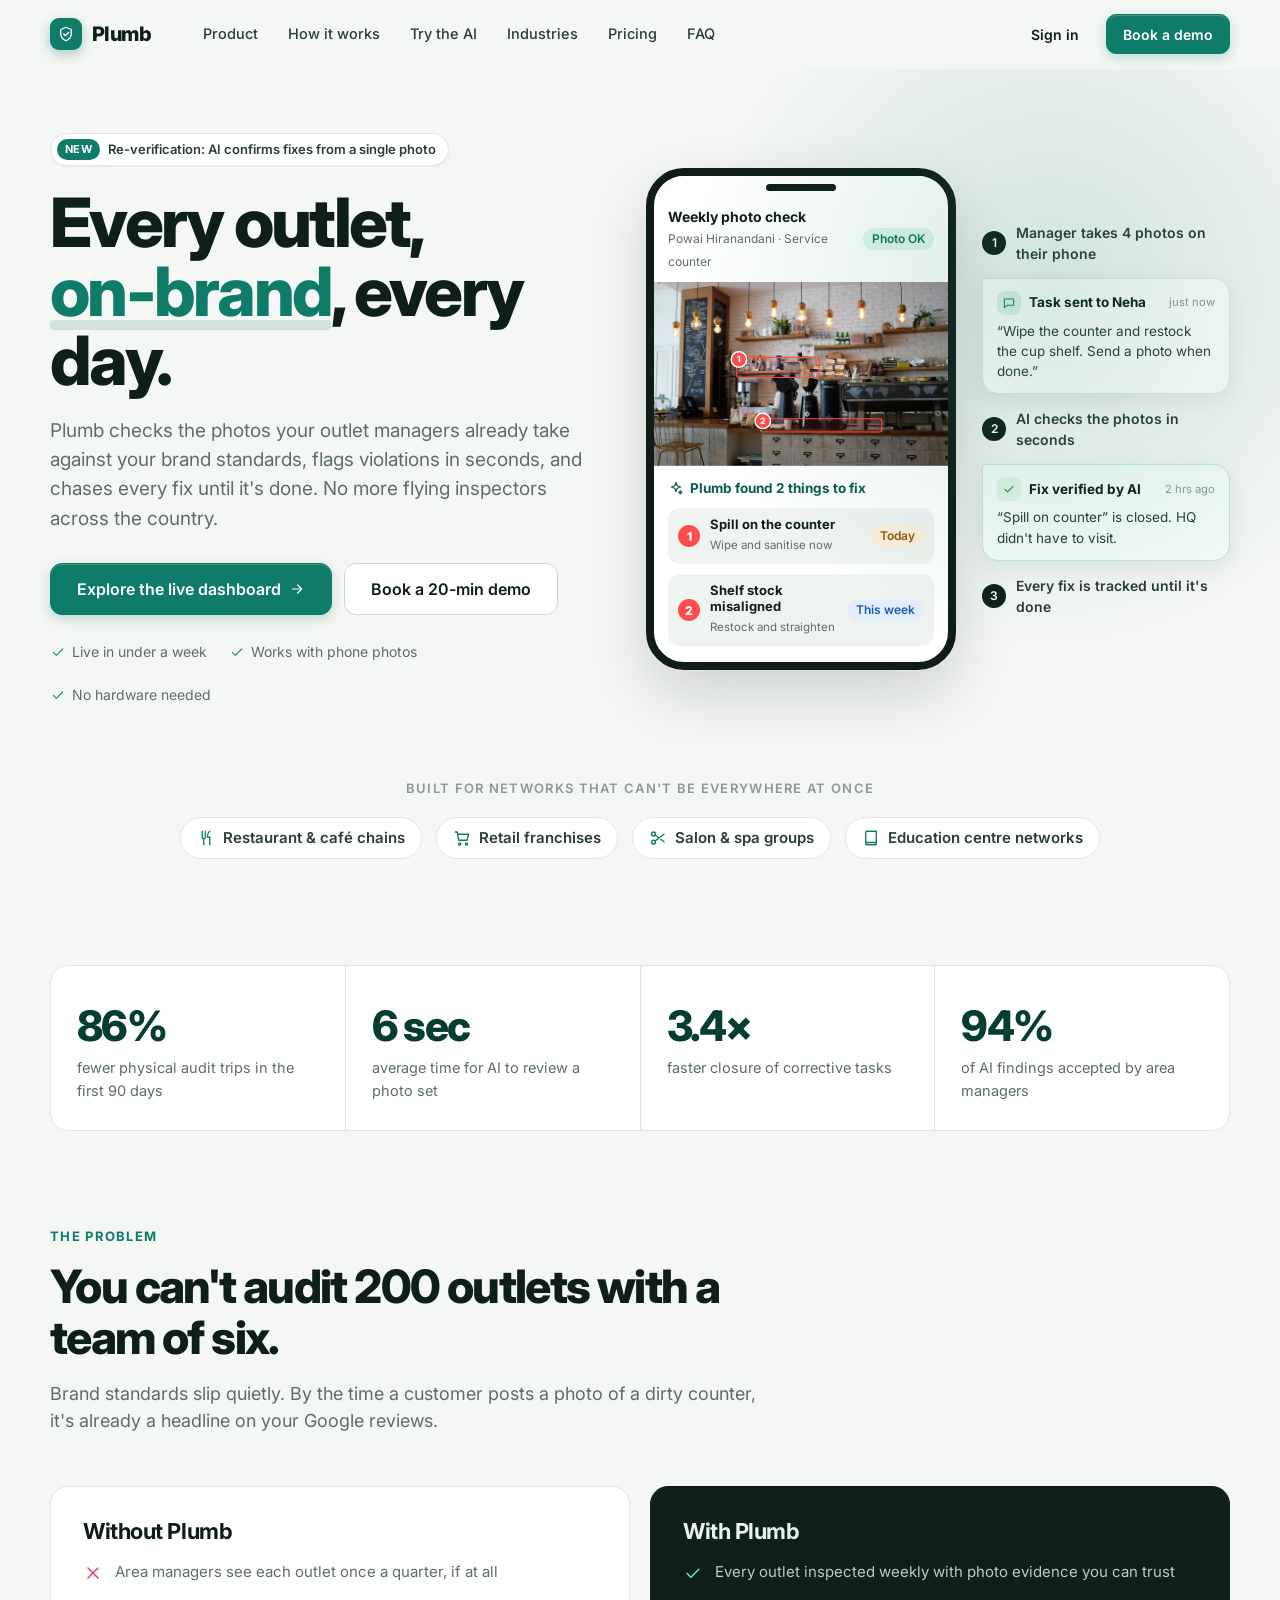
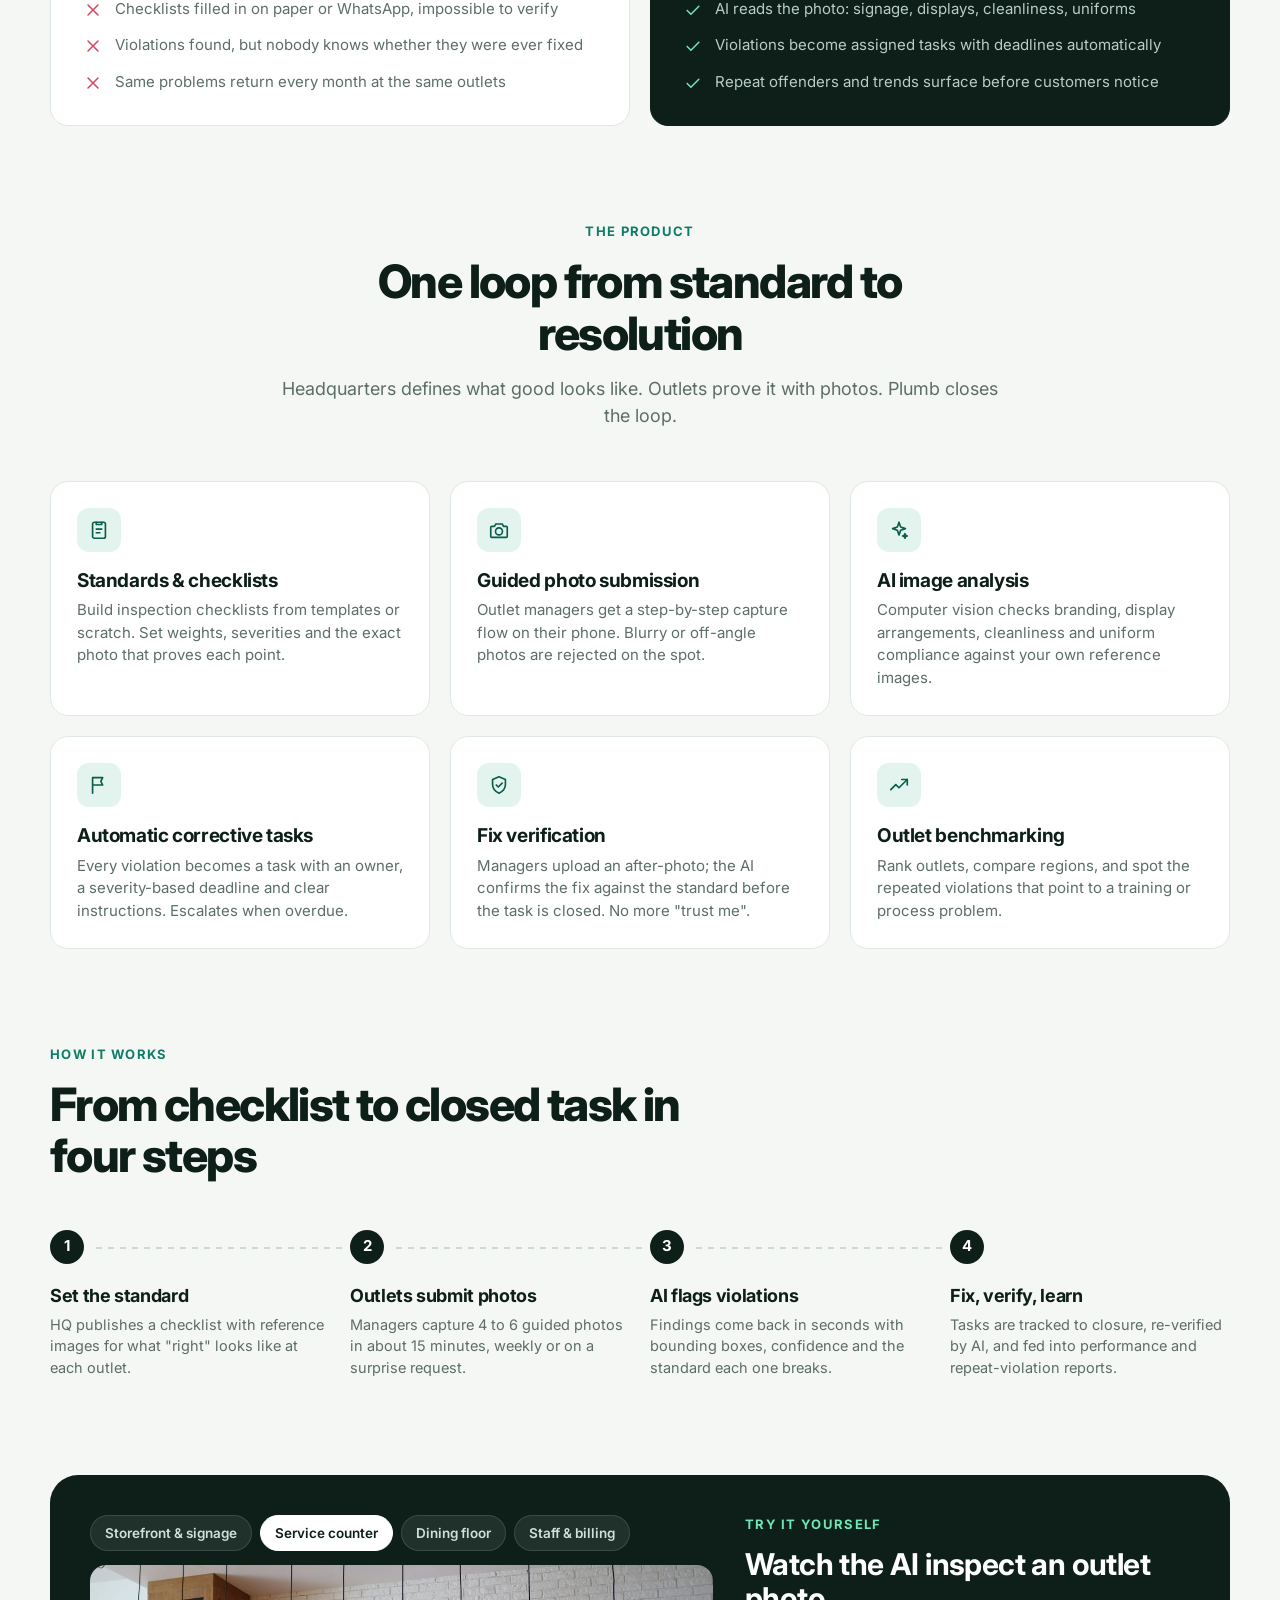
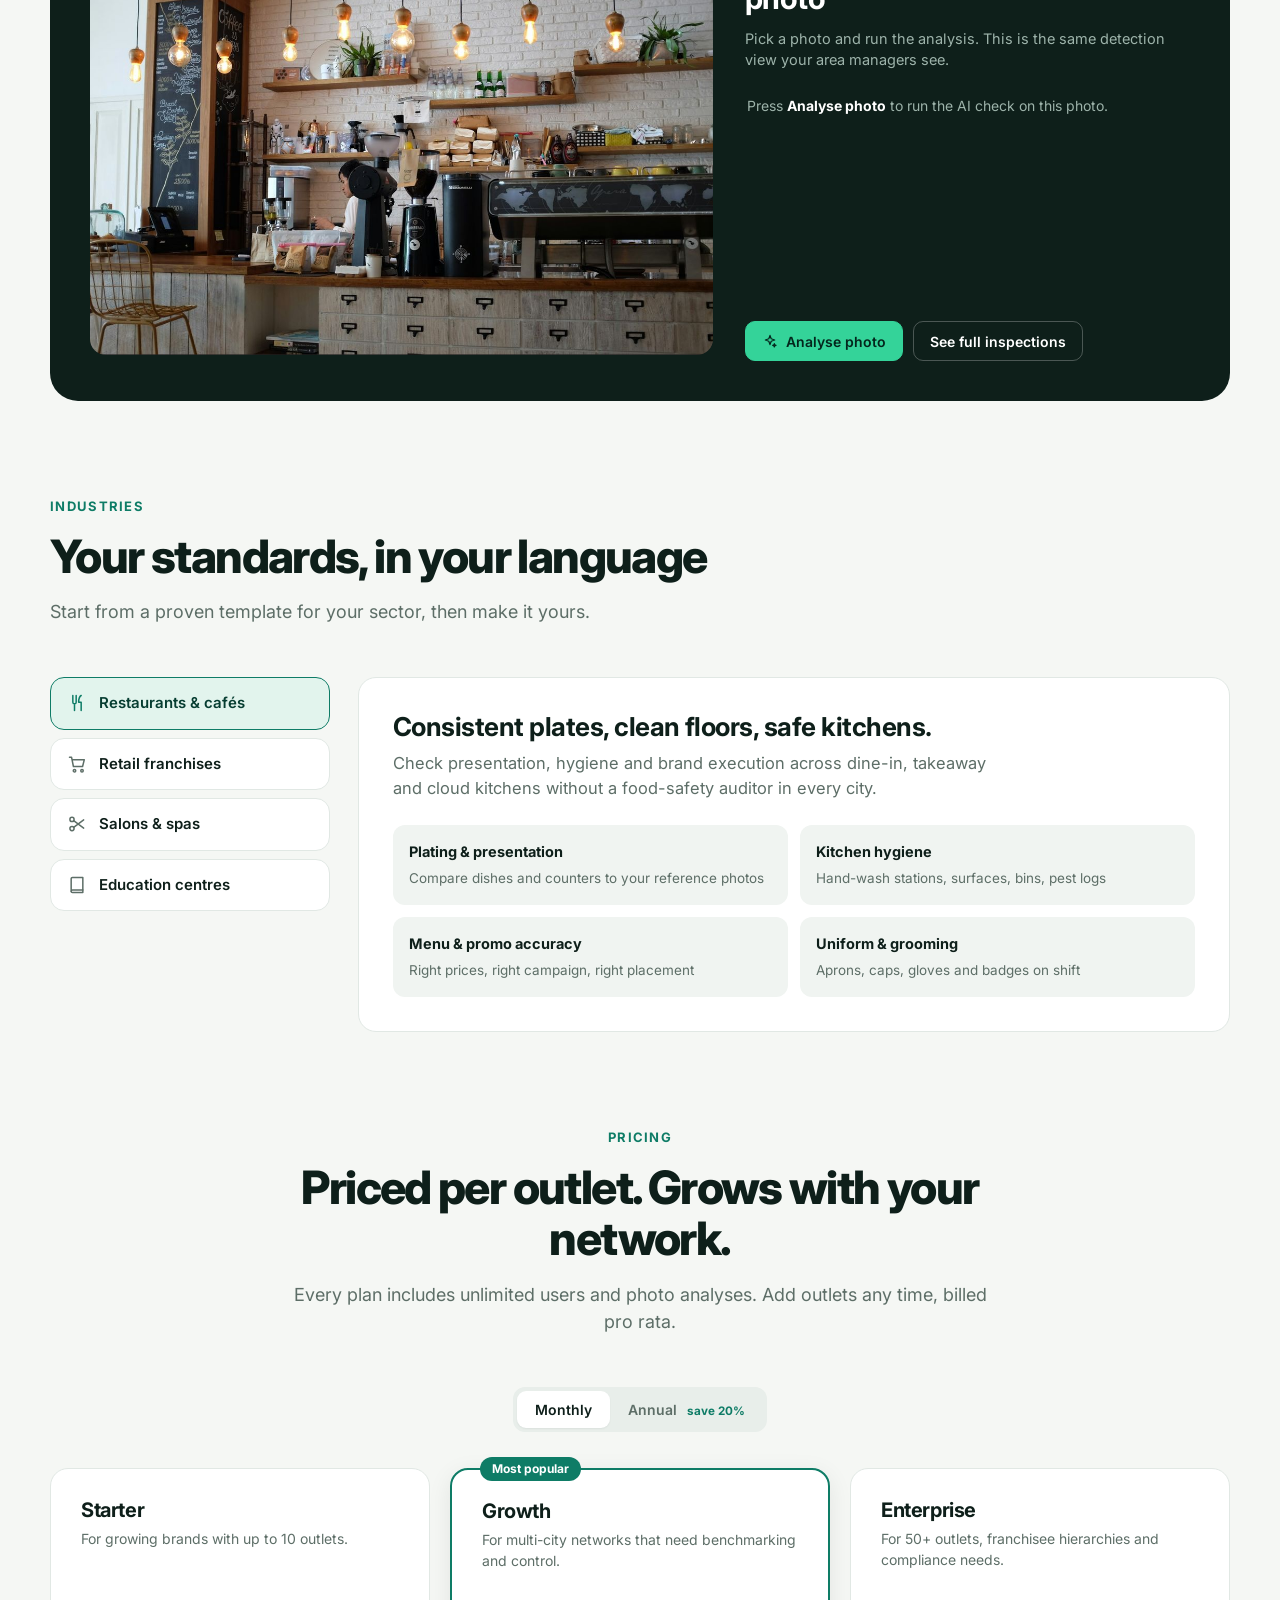
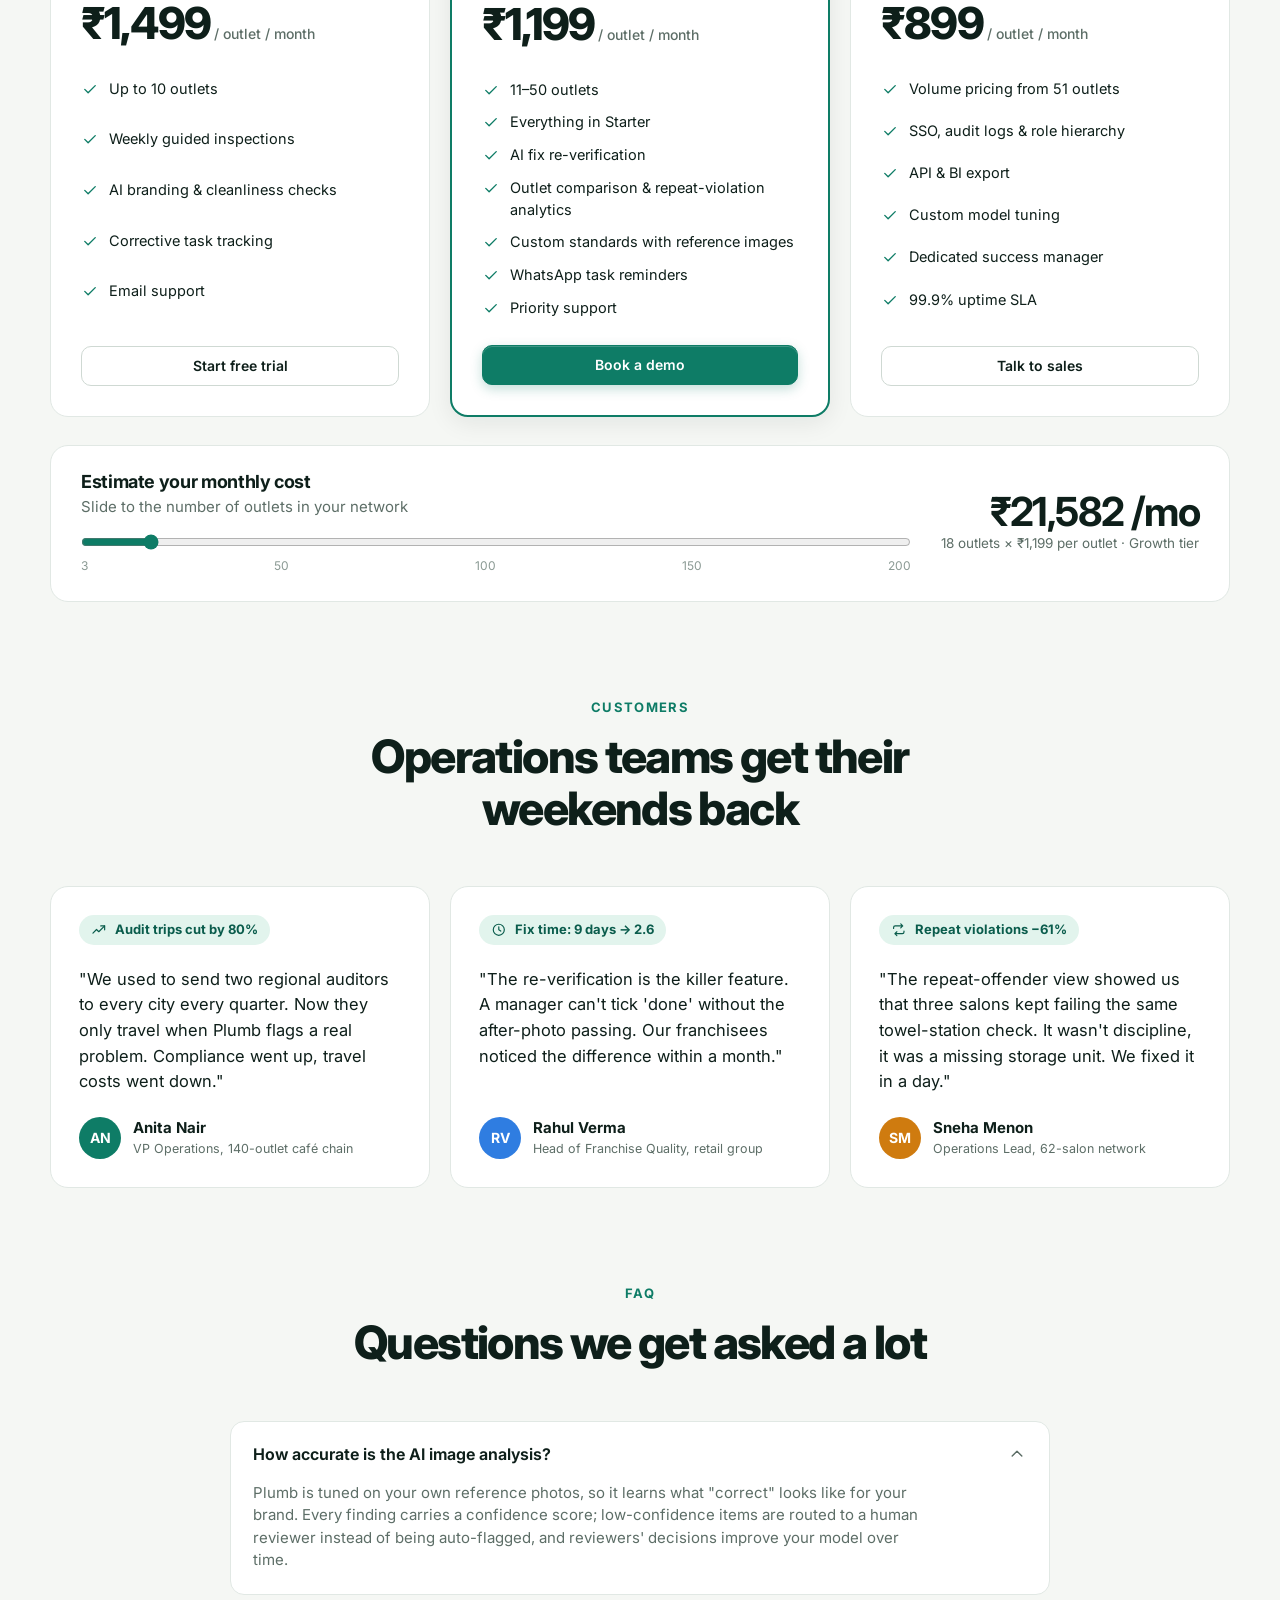
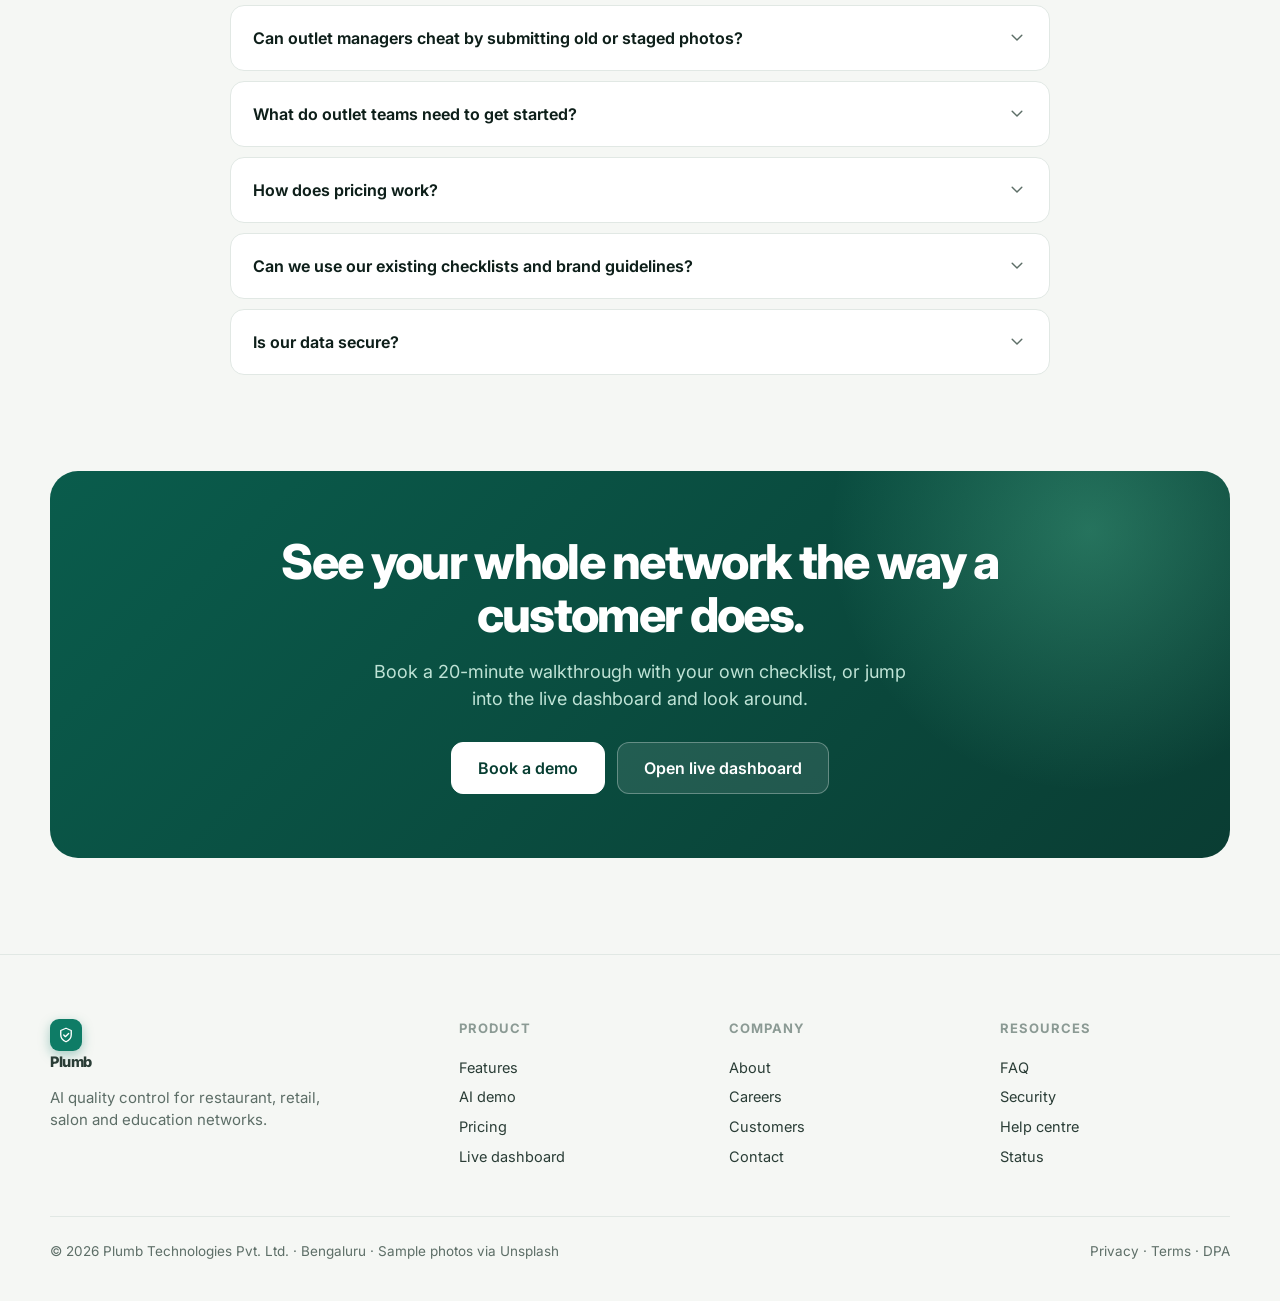
<file: index.html>
<!doctype html>
<html lang="en">
<head>
<meta charset="utf-8">
<meta name="viewport" content="width=device-width, initial-scale=1">
<title>Plumb — AI quality control for multi-outlet brands</title>
<meta name="description" content="Plumb uses AI image analysis to check every outlet against your brand standards, turn violations into corrective tasks, and track who fixes them — without flying a single inspector out.">
<link rel="icon" href="data:image/svg+xml,%3Csvg xmlns='http://www.w3.org/2000/svg' viewBox='0 0 32 32'%3E%3Crect width='32' height='32' rx='9' fill='%230e7c66'/%3E%3Cpath d='M16 6v12' stroke='white' stroke-width='3' stroke-linecap='round'/%3E%3Cpath d='M16 18 L11.500 25 H20.500Z' fill='white'/%3E%3C/svg%3E">
<link rel="preconnect" href="https://fonts.googleapis.com"><link rel="preconnect" href="https://fonts.gstatic.com" crossorigin>
<link href="https://fonts.googleapis.com/css2?family=Inter:wght@400;500;600;700;800&display=swap" rel="stylesheet">
<link rel="stylesheet" href="assets/css/base.css">
<link rel="stylesheet" href="assets/css/landing.css">
</head>
<body>

<header class="nav" id="nav">
  <div class="wrap nav-in">
    <a class="logo" href="#top"><span class="logo-mark" data-i="shield"></span>Plumb</a>
    <nav class="nav-links" aria-label="Primary">
      <a href="#product">Product</a><a href="#how">How it works</a><a href="#demo">Try the AI</a><a href="#industries">Industries</a><a href="#pricing">Pricing</a><a href="#faq">FAQ</a>
    </nav>
    <div class="nav-cta">
      <a class="btn btn-ghost" href="app.html">Sign in</a>
      <button class="btn btn-primary" data-demo>Book a demo</button>
    </div>
    <button class="btn btn-ghost nav-burger" id="burger" aria-label="Menu" data-i="menu"></button>
  </div>
</header>

<main id="top">
<!-- HERO -->
<section class="hero">
  <div class="wrap hero-grid">
    <div>
      <span class="eyebrow"><b>NEW</b> Re-verification: AI confirms fixes from a single photo</span>
      <h1>Every outlet, <em>on-brand</em>, every day.</h1>
      <p class="lead">Plumb checks the photos your outlet managers already take against your brand standards, flags violations in seconds, and chases every fix until it's done. No more flying inspectors across the country.</p>
      <div class="hero-cta">
        <a class="btn btn-primary btn-lg" href="app.html">Explore the live dashboard <span data-i="arrow"></span></a>
        <button class="btn btn-lg" data-demo>Book a 20-min demo</button>
      </div>
      <div class="hero-proof">
        <span data-i="check">Live in under a week</span><span data-i="check">Works with phone photos</span><span data-i="check">No hardware needed</span>
      </div>
    </div>
    <div class="story" aria-label="How Plumb works in one picture">
      <div class="phone">
        <div class="phone-top"><span class="phone-notch"></span></div>
        <div class="ph-h"><div><b>Weekly photo check</b><small>Powai Hiranandani · Service counter</small></div><span class="badge b-good plain">Photo OK</span></div>
        <div class="ph-photo" id="heroPhoto"></div>
        <div class="ph-res">
          <div class="ph-t" data-i="sparkle">Plumb found 2 things to fix</div>
          <div class="ph-r"><i>1</i><div><b>Spill on the counter</b><small>Wipe and sanitise now</small></div><span class="badge b-warn plain">Today</span></div>
          <div class="ph-r"><i>2</i><div><b>Shelf stock misaligned</b><small>Restock and straighten</small></div><span class="badge b-info plain">This week</span></div>
        </div>
      </div>
      <div class="story-side">
        <div class="story-step"><span>1</span>Manager takes 4 photos on their phone</div>
        <div class="bub"><div class="bub-h"><span class="wa" data-i="msg"></span><b>Task sent to Neha</b><small>just now</small></div><p>“Wipe the counter and restock the cup shelf. Send a photo when done.”</p></div>
        <div class="story-step"><span>2</span>AI checks the photos in seconds</div>
        <div class="bub ok"><div class="bub-h"><span class="wa ok" data-i="check"></span><b>Fix verified by AI</b><small>2 hrs ago</small></div><p>“Spill on counter” is closed. HQ didn't have to visit.</p></div>
        <div class="story-step"><span>3</span>Every fix is tracked until it's done</div>
      </div>
    </div>
  </div>
</section>

<section class="strip">
  <div class="wrap">
    <p>Built for networks that can't be everywhere at once</p>
    <div class="strip-row">
      <span class="chip" data-i="fork">Restaurant &amp; café chains</span><span class="chip" data-i="cart">Retail franchises</span><span class="chip" data-i="scissors">Salon &amp; spa groups</span><span class="chip" data-i="book">Education centre networks</span>
    </div>
  </div>
</section>

<!-- STATS -->
<section class="sec" style="padding-bottom:0">
  <div class="wrap">
    <div class="stats reveal">
      <div class="stat"><b>86%</b><span>fewer physical audit trips in the first 90 days</span></div>
      <div class="stat"><b>6 sec</b><span>average time for AI to review a photo set</span></div>
      <div class="stat"><b>3.4×</b><span>faster closure of corrective tasks</span></div>
      <div class="stat"><b>94%</b><span>of AI findings accepted by area managers</span></div>
    </div>
  </div>
</section>

<!-- PROBLEM -->
<section class="sec" id="why">
  <div class="wrap">
    <div class="sec-h"><div class="kicker">The problem</div><h2>You can't audit 200 outlets with a team of six.</h2><p>Brand standards slip quietly. By the time a customer posts a photo of a dirty counter, it's already a headline on your Google reviews.</p></div>
    <div class="problem reveal">
      <div class="pcard"><h3>Without Plumb</h3><ul>
        <li data-i="x">Area managers see each outlet once a quarter, if at all</li>
        <li data-i="x">Checklists filled in on paper or WhatsApp, impossible to verify</li>
        <li data-i="x">Violations found, but nobody knows whether they were ever fixed</li>
        <li data-i="x">Same problems return every month at the same outlets</li>
      </ul></div>
      <div class="pcard dark"><h3>With Plumb</h3><ul>
        <li data-i="check">Every outlet inspected weekly with photo evidence you can trust</li>
        <li data-i="check">AI reads the photo: signage, displays, cleanliness, uniforms</li>
        <li data-i="check">Violations become assigned tasks with deadlines automatically</li>
        <li data-i="check">Repeat offenders and trends surface before customers notice</li>
      </ul></div>
    </div>
  </div>
</section>

<!-- FEATURES -->
<section class="sec" id="product" style="padding-top:0">
  <div class="wrap">
    <div class="sec-h center"><div class="kicker">The product</div><h2>One loop from standard to resolution</h2><p>Headquarters defines what good looks like. Outlets prove it with photos. Plumb closes the loop.</p></div>
    <div class="feat reveal">
      <div class="fcard"><div class="ico" data-i="list"></div><h3>Standards &amp; checklists</h3><p>Build inspection checklists from templates or scratch. Set weights, severities and the exact photo that proves each point.</p></div>
      <div class="fcard"><div class="ico" data-i="camera"></div><h3>Guided photo submission</h3><p>Outlet managers get a step-by-step capture flow on their phone. Blurry or off-angle photos are rejected on the spot.</p></div>
      <div class="fcard"><div class="ico" data-i="sparkle"></div><h3>AI image analysis</h3><p>Computer vision checks branding, display arrangements, cleanliness and uniform compliance against your own reference images.</p></div>
      <div class="fcard"><div class="ico" data-i="flag"></div><h3>Automatic corrective tasks</h3><p>Every violation becomes a task with an owner, a severity-based deadline and clear instructions. Escalates when overdue.</p></div>
      <div class="fcard"><div class="ico" data-i="shield"></div><h3>Fix verification</h3><p>Managers upload an after-photo; the AI confirms the fix against the standard before the task is closed. No more "trust me".</p></div>
      <div class="fcard"><div class="ico" data-i="trend"></div><h3>Outlet benchmarking</h3><p>Rank outlets, compare regions, and spot the repeated violations that point to a training or process problem.</p></div>
    </div>
  </div>
</section>

<!-- HOW -->
<section class="sec" id="how" style="padding-top:0">
  <div class="wrap">
    <div class="sec-h"><div class="kicker">How it works</div><h2>From checklist to closed task in four steps</h2></div>
    <div class="steps reveal">
      <div class="step"><h3>Set the standard</h3><p>HQ publishes a checklist with reference images for what "right" looks like at each outlet.</p></div>
      <div class="step"><h3>Outlets submit photos</h3><p>Managers capture 4 to 6 guided photos in about 15 minutes, weekly or on a surprise request.</p></div>
      <div class="step"><h3>AI flags violations</h3><p>Findings come back in seconds with bounding boxes, confidence and the standard each one breaks.</p></div>
      <div class="step"><h3>Fix, verify, learn</h3><p>Tasks are tracked to closure, re-verified by AI, and fed into performance and repeat-violation reports.</p></div>
    </div>
  </div>
</section>

<!-- DEMO -->
<section class="sec" id="demo" style="padding-top:0">
  <div class="wrap">
    <div class="demo reveal">
      <div>
        <div class="demo-tabs" id="demoTabs"></div>
        <div class="demo-photo" id="demoPhoto"><div class="scan" id="scan"></div></div>
      </div>
      <div class="demo-side">
        <div class="kicker" style="color:#6ee7b7">Try it yourself</div>
        <h2 style="font-size:30px;margin-bottom:12px">Watch the AI inspect an outlet photo</h2>
        <p style="color:#9db3aa;margin-bottom:6px">Pick a photo and run the analysis. This is the same detection view your area managers see.</p>
        <div class="finding-list" id="findings"></div>
        <div style="display:flex;gap:10px;flex-wrap:wrap"><button class="btn btn-primary" id="runDemo" data-i="sparkle">Analyse photo</button><a class="btn" style="background:transparent;color:#fff;border-color:rgba(255,255,255,.25)" href="app.html#/inspections">See full inspections</a></div>
      </div>
    </div>
  </div>
</section>

<!-- INDUSTRIES -->
<section class="sec" id="industries" style="padding-top:0">
  <div class="wrap">
    <div class="sec-h"><div class="kicker">Industries</div><h2>Your standards, in your language</h2><p>Start from a proven template for your sector, then make it yours.</p></div>
    <div class="ind reveal">
      <div class="ind-tabs" id="indTabs"></div>
      <div class="ind-panel" id="indPanel"></div>
    </div>
  </div>
</section>

<!-- PRICING -->
<section class="sec" id="pricing" style="padding-top:0">
  <div class="wrap">
    <div class="sec-h center"><div class="kicker">Pricing</div><h2>Priced per outlet. Grows with your network.</h2><p>Every plan includes unlimited users and photo analyses. Add outlets any time, billed pro rata.</p></div>
    <div class="price-top"><div class="seg" id="billSeg"><button class="on" data-b="m">Monthly</button><button data-b="y">Annual <small>save 20%</small></button></div></div>
    <div class="plans reveal" id="plans"></div>
    <div class="calc reveal">
      <div><h4>Estimate your monthly cost</h4><div class="muted">Slide to the number of outlets in your network</div><input type="range" id="outletRange" min="3" max="200" value="18" aria-label="Number of outlets"><div class="ticks"><span>3</span><span>50</span><span>100</span><span>150</span><span>200</span></div></div>
      <div class="tot"><b id="calcTotal">₹0</b><span id="calcNote"></span></div>
    </div>
  </div>
</section>

<!-- QUOTES -->
<section class="sec" style="padding-top:0">
  <div class="wrap">
    <div class="sec-h center"><div class="kicker">Customers</div><h2>Operations teams get their weekends back</h2></div>
    <div class="quotes reveal">
      <div class="quote"><span class="res" data-i="trend">Audit trips cut by 80%</span><p>"We used to send two regional auditors to every city every quarter. Now they only travel when Plumb flags a real problem. Compliance went up, travel costs went down."</p><div class="who"><div class="av" style="background:#0e7c66">AN</div><div><b>Anita Nair</b><small>VP Operations, 140-outlet café chain</small></div></div></div>
      <div class="quote"><span class="res" data-i="clock">Fix time: 9 days → 2.6</span><p>"The re-verification is the killer feature. A manager can't tick 'done' without the after-photo passing. Our franchisees noticed the difference within a month."</p><div class="who"><div class="av" style="background:#2f7de1">RV</div><div><b>Rahul Verma</b><small>Head of Franchise Quality, retail group</small></div></div></div>
      <div class="quote"><span class="res" data-i="repeat">Repeat violations −61%</span><p>"The repeat-offender view showed us that three salons kept failing the same towel-station check. It wasn't discipline, it was a missing storage unit. We fixed it in a day."</p><div class="who"><div class="av" style="background:#cf7b0f">SM</div><div><b>Sneha Menon</b><small>Operations Lead, 62-salon network</small></div></div></div>
    </div>
  </div>
</section>

<!-- FAQ -->
<section class="sec" id="faq" style="padding-top:0">
  <div class="wrap">
    <div class="sec-h center"><div class="kicker">FAQ</div><h2>Questions we get asked a lot</h2></div>
    <div class="faq reveal">
      <details open><summary>How accurate is the AI image analysis? <span data-i="chevdown"></span></summary><p>Plumb is tuned on your own reference photos, so it learns what "correct" looks like for your brand. Every finding carries a confidence score; low-confidence items are routed to a human reviewer instead of being auto-flagged, and reviewers' decisions improve your model over time.</p></details>
      <details><summary>Can outlet managers cheat by submitting old or staged photos? <span data-i="chevdown"></span></summary><p>Photos are captured in-app with timestamp and location checks, and Plumb detects duplicates and re-used images. Random "spot-check" requests ask for a fresh photo within 30 minutes.</p></details>
      <details><summary>What do outlet teams need to get started? <span data-i="chevdown"></span></summary><p>A smartphone. Managers sign in with their phone number, follow the guided capture flow, and get notified of tasks on WhatsApp or push. No hardware, cameras or installation.</p></details>
      <details><summary>How does pricing work? <span data-i="chevdown"></span></summary><p>A flat monthly fee per active outlet, with volume tiers. Users, standards, photo analyses and tasks are unlimited. Outlets added mid-month are billed pro rata.</p></details>
      <details><summary>Can we use our existing checklists and brand guidelines? <span data-i="chevdown"></span></summary><p>Yes. Upload your current checklists and brand guideline PDFs and our onboarding team will convert them into AI-checkable standards, usually within three working days.</p></details>
      <details><summary>Is our data secure? <span data-i="chevdown"></span></summary><p>Data is encrypted in transit and at rest, hosted in India (Mumbai region), and never used to train models for other customers. SSO, audit logs and role-based access are included on Growth and above.</p></details>
    </div>
  </div>
</section>

<section class="sec" style="padding-top:0;padding-bottom:0">
  <div class="wrap"><div class="cta reveal"><h2>See your whole network the way a customer does.</h2><p>Book a 20-minute walkthrough with your own checklist, or jump into the live dashboard and look around.</p><div style="display:flex;gap:12px;justify-content:center;flex-wrap:wrap"><button class="btn btn-primary btn-lg" data-demo>Book a demo</button><a class="btn btn-lg" href="app.html">Open live dashboard</a></div></div></div>
</section>
</main>

<footer class="foot"><div class="wrap">
  <div class="foot-grid">
    <div><a class="logo" href="#top" style="padding:0"><span class="logo-mark" data-i="shield"></span>Plumb</a><p class="muted" style="margin-top:14px;max-width:300px">AI quality control for restaurant, retail, salon and education networks.</p></div>
    <div><h5>Product</h5><a href="#product">Features</a><a href="#demo">AI demo</a><a href="#pricing">Pricing</a><a href="app.html">Live dashboard</a></div>
    <div><h5>Company</h5><a href="#">About</a><a href="#">Careers</a><a href="#">Customers</a><a href="#">Contact</a></div>
    <div><h5>Resources</h5><a href="#faq">FAQ</a><a href="#">Security</a><a href="#">Help centre</a><a href="#">Status</a></div>
  </div>
  <div class="foot-bot"><span>© 2026 Plumb Technologies Pvt. Ltd. · Bengaluru · Sample photos via Unsplash</span><span>Privacy · Terms · DPA</span></div>
</div></footer>

<div class="toasts" id="toasts"></div>
<script src="assets/js/icons.js"></script>
<script src="assets/js/scenes.js"></script>
<script src="assets/js/landing.js"></script>
</body>
</html>
</file>
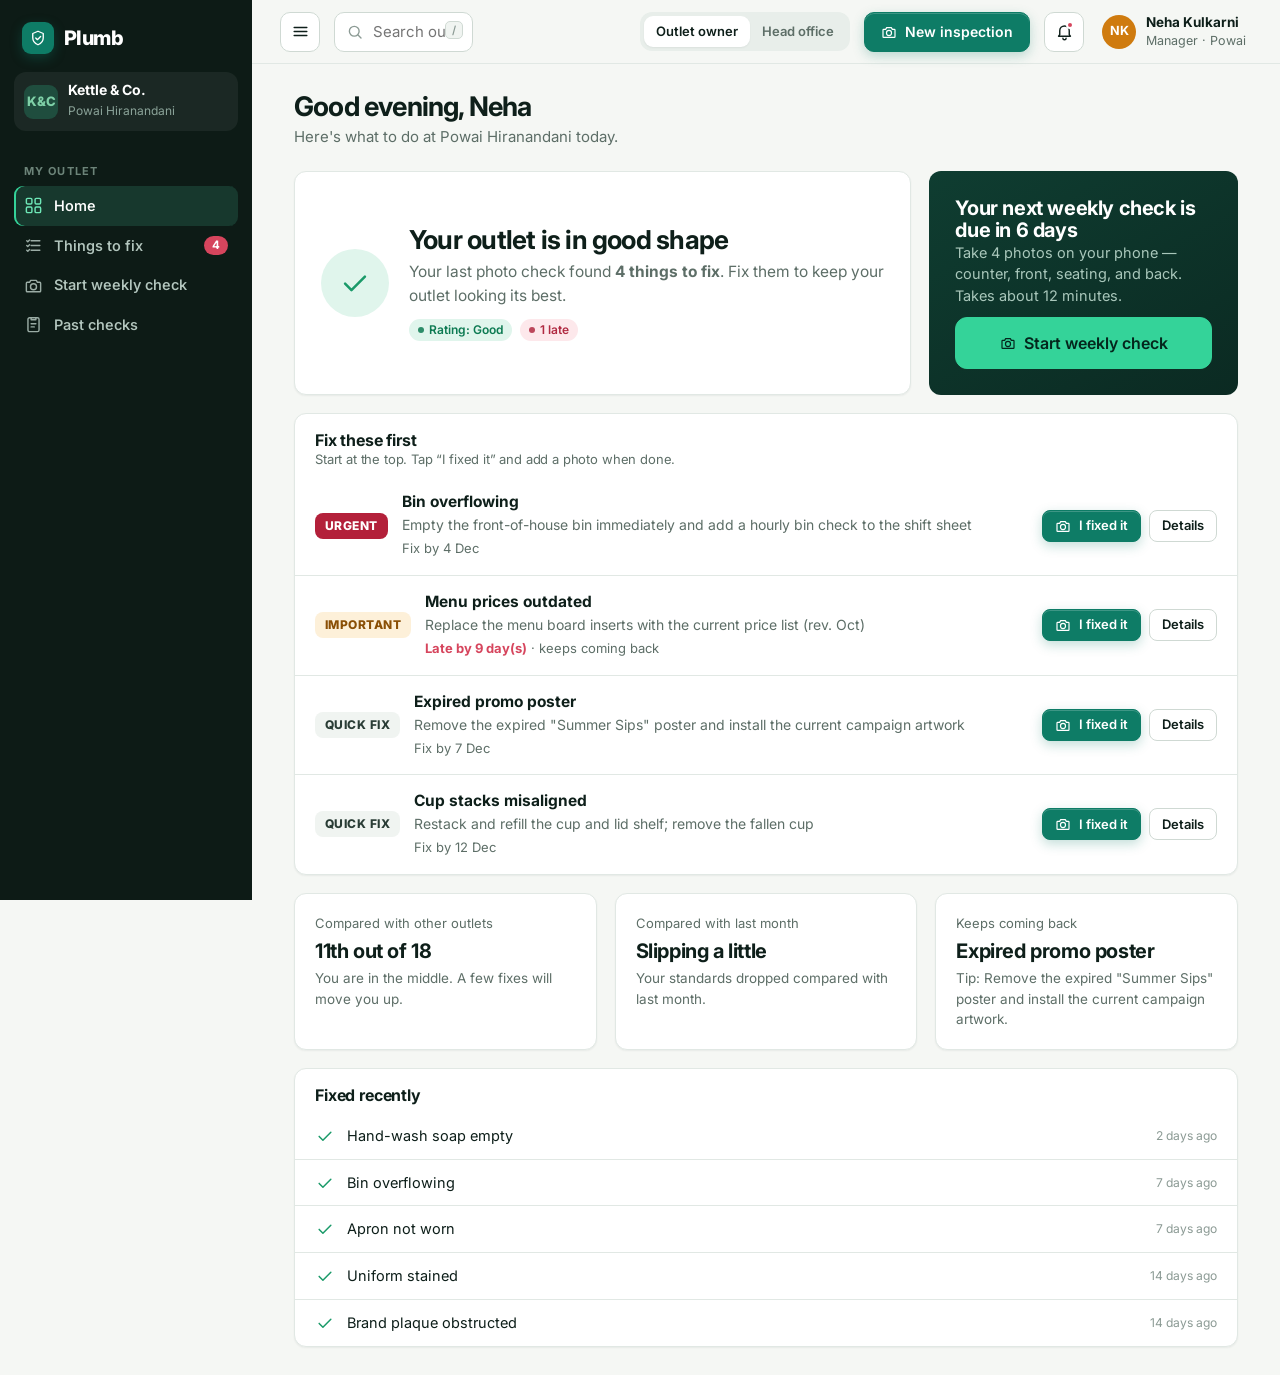
<file: app.html>
<!doctype html>
<html lang="en">
<head>
<meta charset="utf-8">
<meta name="viewport" content="width=device-width, initial-scale=1">
<title>Dashboard — Plumb</title>
<link rel="icon" href="data:image/svg+xml,%3Csvg xmlns='http://www.w3.org/2000/svg' viewBox='0 0 32 32'%3E%3Crect width='32' height='32' rx='9' fill='%230e7c66'/%3E%3Cpath d='M16 6v12' stroke='white' stroke-width='3' stroke-linecap='round'/%3E%3Cpath d='M16 18 L11.500 25 H20.500Z' fill='white'/%3E%3C/svg%3E">
<link rel="preconnect" href="https://fonts.googleapis.com"><link rel="preconnect" href="https://fonts.gstatic.com" crossorigin>
<link href="https://fonts.googleapis.com/css2?family=Inter:wght@400;500;600;700;800&display=swap" rel="stylesheet">
<link rel="stylesheet" href="assets/css/base.css">
<link rel="stylesheet" href="assets/css/landing.css">
<link rel="stylesheet" href="assets/css/app.css">
</head>
<body class="app">
<div class="shell">
  <aside class="side" id="side">
    <a class="logo" href="index.html"><span class="logo-mark" data-i="shield"></span>Plumb</a>
    <div class="side-co"><div class="co-av">K&amp;C</div><div><b>Kettle &amp; Co.</b><span id="coSub">18 outlets · 4 regions</span></div></div>
    <nav id="nav" aria-label="App"></nav>
    <div class="side-foot"><b>Growth plan</b>18 of 50 outlets active<div class="meter"><i style="width:36%"></i></div><a href="#/billing" style="color:#6ee7b7;font-weight:600">Manage billing →</a></div>
  </aside>
  <div class="scrim" id="scrim"></div>
  <div class="main">
    <header class="top">
      <button class="iconbtn burger" id="burger" aria-label="Menu" data-i="menu"></button>
      <div class="search"><span data-i="search"></span><input class="input" id="q" placeholder="Search outlets, tasks, inspections…" autocomplete="off"><kbd class="hide-s">/</kbd><div class="results" id="results" hidden></div></div>
      <div class="sp"></div>
      <div class="seg" id="roleSw" role="group" aria-label="View as"><button data-r="owner">Outlet owner</button><button data-r="hq">Head office</button></div>
      <a class="btn btn-primary hide-s" href="#/new" data-i="camera">New inspection</a>
      <div style="position:relative"><button class="iconbtn" id="bell" aria-label="Notifications"><span data-i="bell"></span><i class="dot"></i></button><div class="pop" id="notif" hidden></div></div>
      <div class="me" id="me"></div>
    </header>
    <main id="view"></main>
  </div>
</div>
<div class="toasts" id="toasts"></div>
<script src="assets/js/icons.js"></script>
<script src="assets/js/scenes.js"></script>
<script src="assets/js/data.js"></script>
<script src="assets/js/app.js"></script>
</body>
</html>
</file>
<file: assets/css/base.css>
/* Plumb — shared design tokens and primitives */
:root {
  --bg: #f5f7f4; --surface: #ffffff; --surface-2: #f0f4f1; --ink: #0e1f1a; --ink-2: #2a3d36; --muted: #5d6e67; --faint: #8b9a94;
  --line: #e1e8e4; --line-2: #cfd9d3;
  --brand: #0e7c66; --brand-d: #0a5c4c; --brand-l: #e2f4ed; --brand-ink: #063d31;
  --good: #1a9a69; --good-l: #e0f5ec; --warn: #cf7b0f; --warn-l: #fdf0d9; --bad: #d6455d; --bad-l: #fde8eb; --info: #2f7de1; --info-l: #e5eefc; --crit: #b3203a;
  --shadow-sm: 0 1px 2px rgba(14, 31, 26, .06); --shadow: 0 6px 24px rgba(14, 31, 26, .08); --shadow-lg: 0 24px 60px rgba(14, 31, 26, .16);
  --r: 12px; --r-sm: 8px; --r-lg: 18px;
  --font: 'Inter', ui-sans-serif, system-ui, -apple-system, 'Segoe UI', Roboto, sans-serif;
}
* { box-sizing: border-box; }
html { -webkit-text-size-adjust: 100%; scroll-behavior: smooth; }
body { margin: 0; font-family: var(--font); color: var(--ink); background: var(--bg); font-size: 15px; line-height: 1.5; -webkit-font-smoothing: antialiased; }
h1, h2, h3, h4 { margin: 0; line-height: 1.12; letter-spacing: -.02em; }
p { margin: 0; }
a { color: inherit; text-decoration: none; }
button { font: inherit; color: inherit; cursor: pointer; }
img, svg { display: block; max-width: 100%; }
svg[viewBox="0 0 24 24"] { width: 1.2em; height: 1.2em; flex: none; }
:focus-visible { outline: 2px solid var(--brand); outline-offset: 2px; border-radius: 6px; }
.sr { position: absolute; width: 1px; height: 1px; overflow: hidden; clip: rect(0 0 0 0); white-space: nowrap; }
.mono { font-variant-numeric: tabular-nums; }
.muted { color: var(--muted); } .faint { color: var(--faint); }

/* buttons */
.btn { display: inline-flex; align-items: center; justify-content: center; gap: 8px; height: 40px; padding: 0 16px; border-radius: 10px; border: 1px solid var(--line-2); background: var(--surface); font-weight: 600; font-size: 14px; transition: .15s; white-space: nowrap; }
.btn:hover { background: var(--surface-2); }
.btn-primary { background: var(--brand); border-color: var(--brand); color: #fff; box-shadow: 0 1px 0 rgba(255, 255, 255, .2) inset, 0 4px 12px rgba(14, 124, 102, .25); }
.btn-primary:hover { background: var(--brand-d); border-color: var(--brand-d); }
.btn-dark { background: var(--ink); border-color: var(--ink); color: #fff; } .btn-dark:hover { background: #1d352c; }
.btn-ghost { border-color: transparent; background: transparent; } .btn-ghost:hover { background: rgba(14, 31, 26, .06); }
.btn-sm { height: 32px; padding: 0 12px; font-size: 13px; border-radius: 8px; }
.btn-lg { height: 52px; padding: 0 26px; font-size: 16px; border-radius: 12px; }
.btn[disabled] { opacity: .5; cursor: not-allowed; }
.btn svg { width: 16px; height: 16px; }

/* badges */
.badge { display: inline-flex; align-items: center; gap: 5px; height: 22px; padding: 0 9px; border-radius: 999px; font-size: 12px; font-weight: 600; background: var(--surface-2); color: var(--ink-2); white-space: nowrap; }
.badge::before { content: ''; width: 6px; height: 6px; border-radius: 50%; background: currentColor; opacity: .85; }
.badge.plain::before { display: none; }
.b-good { background: var(--good-l); color: #0d7a52; } .b-warn { background: var(--warn-l); color: #94570a; } .b-bad { background: var(--bad-l); color: #b02a41; }
.b-crit { background: #b3203a; color: #fff; } .b-info { background: var(--info-l); color: #1f5db5; } .b-brand { background: var(--brand-l); color: var(--brand-d); }

/* cards & forms */
.card { background: var(--surface); border: 1px solid var(--line); border-radius: var(--r); box-shadow: var(--shadow-sm); }
.input, .select, textarea.input { width: 100%; height: 40px; padding: 0 12px; border: 1px solid var(--line-2); background: #fff; border-radius: 10px; font: inherit; color: var(--ink); }
textarea.input { height: auto; padding: 10px 12px; resize: vertical; }
.input:focus, .select:focus { outline: 2px solid rgba(14, 124, 102, .35); border-color: var(--brand); }
label.f { display: grid; gap: 6px; font-size: 13px; font-weight: 600; color: var(--ink-2); }
.switch { position: relative; width: 38px; height: 22px; flex: none; }
.switch input { position: absolute; opacity: 0; inset: 0; cursor: pointer; z-index: 1; }
.switch i { position: absolute; inset: 0; background: #cbd5d0; border-radius: 99px; transition: .15s; }
.switch i::after { content: ''; position: absolute; top: 3px; left: 3px; width: 16px; height: 16px; background: #fff; border-radius: 50%; transition: .15s; box-shadow: var(--shadow-sm); }
.switch input:checked + i { background: var(--brand); } .switch input:checked + i::after { transform: translateX(16px); }

/* toast / modal */
.toasts { position: fixed; right: 20px; bottom: 20px; display: grid; gap: 10px; z-index: 200; }
.toast { background: var(--ink); color: #fff; padding: 12px 16px; border-radius: 12px; box-shadow: var(--shadow-lg); display: flex; gap: 10px; align-items: center; font-size: 14px; animation: tin .25s ease; max-width: 360px; }
.toast svg { width: 18px; height: 18px; color: #6ee7b7; flex: none; }
@keyframes tin { from { transform: translateY(10px); opacity: 0; } }
.overlay { position: fixed; inset: 0; background: rgba(8, 20, 16, .5); backdrop-filter: blur(3px); z-index: 180; display: grid; place-items: center; padding: 20px; animation: fin .15s; }
@keyframes fin { from { opacity: 0; } }
.modal { background: #fff; border-radius: var(--r-lg); box-shadow: var(--shadow-lg); width: min(560px, 100%); max-height: 92vh; overflow: auto; }
.modal-h { padding: 22px 24px 8px; display: flex; justify-content: space-between; align-items: start; gap: 16px; }
.modal-h h3 { font-size: 20px; } .modal-b { padding: 8px 24px 20px; } .modal-f { padding: 16px 24px; border-top: 1px solid var(--line); display: flex; justify-content: flex-end; gap: 10px; background: var(--surface-2); border-radius: 0 0 var(--r-lg) var(--r-lg); }
.x { width: 32px; height: 32px; border-radius: 8px; border: 0; background: transparent; display: grid; place-items: center; } .x:hover { background: var(--surface-2); }
.x svg { width: 18px; height: 18px; }
.scene-svg { width: 100%; height: 100%; display: block; }
@media (prefers-reduced-motion: reduce) { * { animation: none !important; transition: none !important; scroll-behavior: auto !important; } }
</file>
<file: assets/css/landing.css>
/* Plumb — marketing site */
.wrap { width: min(1180px, 100% - 48px); margin: 0 auto; }
.nav { position: sticky; top: 0; z-index: 50; background: rgba(245, 247, 244, .82); backdrop-filter: blur(14px); border-bottom: 1px solid transparent; transition: .2s; }
.nav.scrolled { border-color: var(--line); }
.nav-in { height: 68px; display: flex; align-items: center; gap: 32px; }
.logo { display: flex; align-items: center; gap: 10px; font-weight: 800; font-size: 20px; letter-spacing: -.03em; }
.logo-mark { width: 32px; height: 32px; border-radius: 9px; background: var(--brand); display: grid; place-items: center; color: #fff; box-shadow: 0 4px 12px rgba(14, 124, 102, .35); }
.logo-mark svg { width: 18px; height: 18px; }
.nav-links { display: flex; gap: 6px; margin-left: 8px; }
.nav-links a { padding: 8px 12px; border-radius: 8px; font-weight: 500; color: var(--ink-2); font-size: 14.500px; }
.nav-links a:hover { background: rgba(14, 31, 26, .06); }
.nav-cta { margin-left: auto; display: flex; gap: 10px; align-items: center; }
.nav-burger { display: none; margin-left: auto; }

.hero { padding: 64px 0 40px; position: relative; overflow: hidden; }
.hero::before { content: ''; position: absolute; inset: -20% -10% auto auto; width: 720px; height: 720px; background: radial-gradient(closest-side, rgba(14, 124, 102, .16), transparent); pointer-events: none; }
.hero-grid { display: grid; grid-template-columns: 1fr 1.08fr; gap: 56px; align-items: center; }
.eyebrow { display: inline-flex; gap: 8px; align-items: center; padding: 5px 12px 5px 6px; background: #fff; border: 1px solid var(--line); border-radius: 99px; font-size: 13px; font-weight: 600; color: var(--ink-2); box-shadow: var(--shadow-sm); }
.eyebrow b { background: var(--brand); color: #fff; padding: 2px 8px; border-radius: 99px; font-size: 11px; letter-spacing: .04em; }
.hero h1 { font-size: clamp(40px, 5.400vw, 68px); font-weight: 800; letter-spacing: -.04em; margin: 22px 0 20px; line-height: 1.02; }
.hero h1 em { font-style: normal; color: var(--brand); position: relative; white-space: nowrap; }
.hero h1 em::after { content: ''; position: absolute; left: 0; right: 0; bottom: 2px; height: 10px; background: rgba(14, 124, 102, .16); z-index: -1; border-radius: 4px; }
.lead { font-size: 19px; color: var(--muted); max-width: 540px; line-height: 1.55; }
.hero-cta { display: flex; gap: 12px; margin: 30px 0 26px; flex-wrap: wrap; }
.hero-proof { display: flex; gap: 22px; align-items: center; color: var(--muted); font-size: 14px; flex-wrap: wrap; }
.hero-proof span { display: flex; gap: 6px; align-items: center; } .hero-proof svg { width: 16px; height: 16px; color: var(--good); }

.mock { position: relative; }
.mock-frame { background: #fff; border-radius: 18px; border: 1px solid var(--line); box-shadow: var(--shadow-lg); overflow: hidden; }
.mock-bar { height: 40px; display: flex; align-items: center; gap: 7px; padding: 0 14px; border-bottom: 1px solid var(--line); background: #fafbfa; }
.mock-bar i { width: 10px; height: 10px; border-radius: 50%; background: #dfe5e1; }
.mock-bar span { margin: 0 auto; font-size: 12px; color: var(--faint); background: #fff; border: 1px solid var(--line); padding: 3px 40px; border-radius: 6px; }
.mock-body { display: grid; grid-template-columns: 1fr; }
.mock-photo { aspect-ratio: 8/5; position: relative; background: #ddd; }
.mock-meta { padding: 14px 16px; display: flex; justify-content: space-between; align-items: center; gap: 12px; border-top: 1px solid var(--line); }
.float { position: absolute; background: #fff; border: 1px solid var(--line); border-radius: 14px; box-shadow: var(--shadow); padding: 12px 14px; display: flex; gap: 12px; align-items: center; font-size: 13px; animation: bob 6s ease-in-out infinite; }
.float b { display: block; font-size: 14px; }
.float .ico { width: 34px; height: 34px; border-radius: 10px; display: grid; place-items: center; flex: none; } .float .ico svg { width: 18px; height: 18px; }
.f1 { left: -34px; bottom: 70px; } .f2 { right: -22px; top: 84px; animation-delay: -2s; } .f3 { right: 10px; bottom: -48px; animation-delay: -4s; }
@keyframes bob { 50% { transform: translateY(-7px); } }
.ring { --p: 80; width: 54px; height: 54px; border-radius: 50%; background: conic-gradient(var(--brand) calc(var(--p) * 1%), #e5ebe7 0); display: grid; place-items: center; flex: none; }
.ring::before { content: attr(data-v); width: 44px; height: 44px; border-radius: 50%; background: #fff; display: grid; place-items: center; font-weight: 800; font-size: 16px; }

.strip { padding: 34px 0 10px; }
.strip p { text-align: center; color: var(--faint); font-size: 13px; text-transform: uppercase; letter-spacing: .1em; font-weight: 600; margin-bottom: 18px; }
.strip-row { display: flex; justify-content: center; gap: 14px; flex-wrap: wrap; }
.chip { display: inline-flex; gap: 8px; align-items: center; background: #fff; border: 1px solid var(--line); padding: 9px 16px; border-radius: 99px; font-weight: 600; color: var(--ink-2); }
.chip svg { width: 18px; height: 18px; color: var(--brand); }

section.sec { padding: 96px 0; }
.sec-h { max-width: 720px; margin-bottom: 52px; }
.sec-h.center { margin-inline: auto; text-align: center; }
.kicker { color: var(--brand); font-weight: 700; font-size: 13px; letter-spacing: .1em; text-transform: uppercase; margin-bottom: 14px; }
.sec-h h2 { font-size: clamp(30px, 3.800vw, 46px); font-weight: 800; letter-spacing: -.035em; }
.sec-h p { color: var(--muted); font-size: 18px; margin-top: 16px; }

.stats { display: grid; grid-template-columns: repeat(4, 1fr); gap: 1px; background: var(--line); border: 1px solid var(--line); border-radius: var(--r-lg); overflow: hidden; }
.stat { background: #fff; padding: 28px 26px; }
.stat b { display: block; font-size: 42px; font-weight: 800; letter-spacing: -.04em; color: var(--brand-ink); }
.stat span { color: var(--muted); font-size: 14.500px; }

.problem { display: grid; grid-template-columns: 1fr 1fr; gap: 20px; }
.pcard { padding: 32px; border-radius: var(--r-lg); border: 1px solid var(--line); background: #fff; }
.pcard.dark { background: var(--ink); color: #e8f1ed; border-color: var(--ink); }
.pcard h3 { font-size: 22px; margin-bottom: 18px; }
.pcard ul { list-style: none; margin: 0; padding: 0; display: grid; gap: 14px; }
.pcard li { display: flex; gap: 12px; align-items: start; color: var(--muted); } .pcard.dark li { color: #b9cdc5; }
.pcard li svg { width: 20px; height: 20px; flex: none; margin-top: 2px; } .pcard li svg { color: var(--bad); } .pcard.dark li svg { color: #6ee7b7; }

.feat { display: grid; grid-template-columns: repeat(3, 1fr); gap: 20px; }
.fcard { background: #fff; border: 1px solid var(--line); border-radius: var(--r-lg); padding: 26px; transition: .2s; }
.fcard:hover { transform: translateY(-3px); box-shadow: var(--shadow); border-color: var(--line-2); }
.fcard .ico { width: 44px; height: 44px; border-radius: 12px; background: var(--brand-l); color: var(--brand-d); display: grid; place-items: center; margin-bottom: 18px; } .fcard .ico svg { width: 22px; height: 22px; }
.fcard h3 { font-size: 19px; margin-bottom: 8px; } .fcard p { color: var(--muted); font-size: 15px; }

.steps { display: grid; grid-template-columns: repeat(4, 1fr); gap: 20px; counter-reset: s; }
.step { position: relative; padding-top: 18px; }
.step::before { counter-increment: s; content: counter(s); position: absolute; top: -4px; left: 0; width: 34px; height: 34px; border-radius: 50%; background: var(--ink); color: #fff; display: grid; place-items: center; font-weight: 700; font-size: 15px; }
.step::after { content: ''; position: absolute; top: 13px; left: 46px; right: -12px; height: 2px; background: repeating-linear-gradient(90deg, var(--line-2) 0 6px, transparent 6px 12px); }
.step:last-child::after { display: none; }
.step h3 { margin: 34px 0 8px; font-size: 18px; } .step p { color: var(--muted); font-size: 14.500px; }

/* interactive demo */
.demo { background: var(--ink); color: #e8f1ed; border-radius: 28px; padding: 40px; display: grid; grid-template-columns: 1.4fr 1fr; gap: 32px; }
.demo h2 { color: #fff; }
.demo-photo { position: relative; border-radius: 16px; overflow: hidden; aspect-ratio: 8/5; background: #222; }
.scan { position: absolute; inset: 0; pointer-events: none; opacity: 0; }
.scan::after { content: ''; position: absolute; left: 0; right: 0; height: 90px; top: -90px; background: linear-gradient(180deg, transparent, rgba(110, 231, 183, .45)); border-bottom: 2px solid #6ee7b7; }
.scan.run { opacity: 1; } .scan.run::after { animation: scan 1.600s linear forwards; }
@keyframes scan { to { top: 100%; } }
.demo-tabs { display: flex; gap: 8px; margin-bottom: 14px; flex-wrap: wrap; }
.demo-tabs button { background: rgba(255, 255, 255, .08); border: 1px solid rgba(255, 255, 255, .12); color: #cfe0d9; padding: 7px 14px; border-radius: 99px; font-size: 13.500px; font-weight: 600; }
.demo-tabs button.on { background: #fff; color: var(--ink); border-color: #fff; }
.demo-side h3 { font-size: 20px; margin-bottom: 6px; } .demo-side > p { color: #9db3aa; font-size: 14.500px; margin-bottom: 18px; }
.finding-list { display: grid; gap: 10px; margin: 18px 0; min-height: 214px; align-content: start; }
.finding { background: rgba(255, 255, 255, .06); border: 1px solid rgba(255, 255, 255, .1); border-radius: 12px; padding: 12px 14px; display: flex; gap: 12px; align-items: start; animation: tin .35s ease; }
.finding .dot { width: 9px; height: 9px; border-radius: 50%; margin-top: 7px; flex: none; background: #ff6b6b; } .finding.ok .dot { background: #34d399; }
.finding b { font-size: 14px; display: block; } .finding span { font-size: 13px; color: #9db3aa; }
.finding em { margin-left: auto; font-style: normal; font-weight: 700; font-size: 13px; color: #fff; }
.demo .btn-primary { background: #34d399; border-color: #34d399; color: #04261c; box-shadow: none; } .demo .btn-primary:hover { background: #6ee7b7; }

.ind { display: grid; grid-template-columns: 280px 1fr; gap: 28px; align-items: start; }
.ind-tabs { display: grid; gap: 8px; }
.ind-tabs button { display: flex; gap: 12px; align-items: center; text-align: left; padding: 14px 16px; border: 1px solid var(--line); background: #fff; border-radius: 14px; font-weight: 600; }
.ind-tabs button svg { width: 20px; height: 20px; color: var(--muted); } .ind-tabs button.on { background: var(--brand-l); border-color: var(--brand); color: var(--brand-ink); } .ind-tabs button.on svg { color: var(--brand); }
.ind-panel { background: #fff; border: 1px solid var(--line); border-radius: var(--r-lg); padding: 34px; min-height: 340px; }
.ind-panel h3 { font-size: 26px; margin-bottom: 10px; } .ind-panel > p { color: var(--muted); font-size: 16.500px; max-width: 620px; }
.ind-grid { display: grid; grid-template-columns: repeat(2, 1fr); gap: 12px; margin-top: 24px; }
.ind-item { padding: 16px; border-radius: 12px; background: var(--surface-2); } .ind-item b { display: block; margin-bottom: 4px; font-size: 14.500px; } .ind-item span { color: var(--muted); font-size: 13.500px; }

.price-top { display: flex; justify-content: center; margin-bottom: 36px; }
.seg { display: inline-flex; background: #e8eeea; padding: 4px; border-radius: 12px; }
.seg button { border: 0; background: transparent; padding: 8px 18px; border-radius: 9px; font-weight: 600; font-size: 14px; color: var(--muted); }
.seg button.on { background: #fff; color: var(--ink); box-shadow: var(--shadow-sm); }
.seg small { color: var(--brand); font-weight: 700; margin-left: 6px; }
.plans { display: grid; grid-template-columns: repeat(3, 1fr); gap: 20px; align-items: stretch; }
.plan { background: #fff; border: 1px solid var(--line); border-radius: var(--r-lg); padding: 30px; display: flex; flex-direction: column; }
.plan.pop { border: 2px solid var(--brand); position: relative; box-shadow: var(--shadow); }
.plan.pop::before { content: 'Most popular'; position: absolute; top: -13px; left: 28px; background: var(--brand); color: #fff; font-size: 12px; font-weight: 700; padding: 3px 12px; border-radius: 99px; }
.plan h3 { font-size: 20px; } .plan .sub { color: var(--muted); font-size: 14px; margin: 6px 0 20px; min-height: 42px; }
.plan .amt { font-size: 44px; font-weight: 800; letter-spacing: -.04em; } .plan .amt small { font-size: 14px; color: var(--muted); font-weight: 500; letter-spacing: 0; }
.plan ul { list-style: none; padding: 0; margin: 22px 0 26px; display: grid; gap: 11px; font-size: 14.500px; flex: 1; }
.plan li { display: flex; gap: 10px; } .plan li svg { width: 18px; height: 18px; color: var(--brand); flex: none; margin-top: 2px; }
.calc { margin-top: 28px; background: #fff; border: 1px solid var(--line); border-radius: var(--r-lg); padding: 26px 30px; display: grid; grid-template-columns: 1fr auto; gap: 30px; align-items: center; }
.calc h4 { font-size: 18px; margin-bottom: 4px; } .calc input[type=range] { width: 100%; accent-color: var(--brand); margin: 16px 0 6px; }
.calc .ticks { display: flex; justify-content: space-between; color: var(--faint); font-size: 12px; }
.calc .tot { text-align: right; } .calc .tot b { font-size: 40px; letter-spacing: -.04em; display: block; line-height: 1; } .calc .tot span { color: var(--muted); font-size: 13.500px; }

.quotes { display: grid; grid-template-columns: repeat(3, 1fr); gap: 20px; }
.quote { background: #fff; border: 1px solid var(--line); border-radius: var(--r-lg); padding: 28px; display: flex; flex-direction: column; gap: 22px; }
.quote p { font-size: 16.500px; line-height: 1.55; flex: 1; } .quote .who { display: flex; gap: 12px; align-items: center; }
.av { width: 42px; height: 42px; border-radius: 50%; display: grid; place-items: center; font-weight: 700; color: #fff; font-size: 14px; flex: none; }
.quote small { display: block; color: var(--muted); } .quote .res { display: inline-flex; gap: 8px; align-items: center; font-weight: 700; color: var(--brand-d); background: var(--brand-l); padding: 5px 12px; border-radius: 99px; font-size: 13px; align-self: start; }

.faq { max-width: 820px; margin: 0 auto; display: grid; gap: 10px; }
.faq details { background: #fff; border: 1px solid var(--line); border-radius: 14px; padding: 4px 22px; }
.faq summary { padding: 16px 0; font-weight: 650; cursor: pointer; list-style: none; display: flex; justify-content: space-between; align-items: center; gap: 12px; font-size: 16px; }
.faq summary::-webkit-details-marker { display: none; } .faq summary svg { width: 20px; transition: .2s; color: var(--muted); } .faq details[open] summary svg { transform: rotate(180deg); }
.faq details p { color: var(--muted); padding: 0 0 18px; max-width: 680px; }

.cta { background: linear-gradient(135deg, var(--brand-d), #0a3d33); color: #fff; border-radius: 28px; padding: 64px 48px; text-align: center; position: relative; overflow: hidden; }
.cta::before { content: ''; position: absolute; width: 520px; height: 520px; right: -120px; top: -200px; background: radial-gradient(closest-side, rgba(110, 231, 183, .28), transparent); }
.cta h2 { font-size: clamp(30px, 4vw, 48px); font-weight: 800; letter-spacing: -.035em; max-width: 720px; margin: 0 auto 16px; position: relative; }
.cta p { color: #bfe3d6; font-size: 18px; max-width: 560px; margin: 0 auto 30px; position: relative; }
.cta .btn-primary { background: #fff; color: var(--brand-ink); border-color: #fff; box-shadow: none; } .cta .btn { position: relative; }
.cta .btn:not(.btn-primary) { background: rgba(255, 255, 255, .1); color: #fff; border-color: rgba(255, 255, 255, .3); }

footer.foot { padding: 64px 0 40px; border-top: 1px solid var(--line); margin-top: 96px; }
.foot-grid { display: grid; grid-template-columns: 1.6fr repeat(3, 1fr); gap: 40px; }
.foot h5 { margin: 0 0 14px; font-size: 13px; text-transform: uppercase; letter-spacing: .08em; color: var(--faint); }
.foot a { display: block; padding: 4px 0; color: var(--ink-2); font-size: 14.500px; } .foot a:hover { color: var(--brand); }
.foot-bot { margin-top: 44px; padding-top: 24px; border-top: 1px solid var(--line); display: flex; justify-content: space-between; color: var(--muted); font-size: 13.500px; flex-wrap: wrap; gap: 10px; }

.reveal { opacity: 0; transform: translateY(18px); transition: opacity .6s ease, transform .6s ease; } .reveal.in { opacity: 1; transform: none; }

@media (max-width: 1020px) {
  .hero-grid, .demo, .ind, .calc { grid-template-columns: 1fr; }
  .feat, .quotes, .plans { grid-template-columns: 1fr; } .steps { grid-template-columns: 1fr 1fr; } .step::after { display: none; }
  .stats { grid-template-columns: 1fr 1fr; } .problem { grid-template-columns: 1fr; }
  .nav-links, .nav-cta { display: none; } .nav-burger { display: inline-flex; } .nav.open .nav-links { display: grid; position: absolute; top: 68px; left: 0; right: 0; background: #fff; padding: 12px 24px 20px; border-bottom: 1px solid var(--line); }
  .ind-tabs { grid-template-columns: 1fr 1fr; } .foot-grid { grid-template-columns: 1fr 1fr; } .f1, .f2 { display: none; }
  .demo { padding: 22px; } .calc .tot { text-align: left; }
}
@media (max-width: 560px) { .steps, .ind-grid, .ind-tabs, .stats { grid-template-columns: 1fr; } .hero { padding-top: 36px; } section.sec { padding: 64px 0; } .cta { padding: 44px 22px; } }

/* hero story visual */
.story { display: grid; grid-template-columns: 310px 1fr; gap: 26px; align-items: center; }
.phone { background: #fff; border: 8px solid #101c18; border-radius: 38px; box-shadow: var(--shadow-lg); overflow: hidden; }
.phone-top { height: 22px; background: #fff; display: grid; place-items: center; } .phone-notch { width: 70px; height: 7px; background: #101c18; border-radius: 9px; }
.ph-h { padding: 8px 14px 10px; display: flex; justify-content: space-between; align-items: center; gap: 8px; } .ph-h b { display: block; font-size: 14px; } .ph-h small { color: var(--muted); font-size: 12px; }
.ph-photo { aspect-ratio: 8/5; background: #ddd; position: relative; }
.ph-res { padding: 12px 14px 16px; display: grid; gap: 10px; }
.ph-t { display: flex; gap: 6px; align-items: center; font-weight: 700; font-size: 13.5px; color: var(--brand-d); } .ph-t svg { width: 16px; height: 16px; }
.ph-r { display: flex; gap: 10px; align-items: center; background: var(--surface-2); border-radius: 12px; padding: 9px 10px; } .ph-r i { width: 22px; height: 22px; border-radius: 50%; background: #ff4d4f; color: #fff; font: 800 12px var(--font); display: grid; place-items: center; font-style: normal; flex: none; }
.ph-r div { flex: 1; min-width: 0; } .ph-r b { display: block; font-size: 13px; line-height: 1.2; } .ph-r small { color: var(--muted); font-size: 11.5px; }
.story-side { display: grid; gap: 14px; }
.story-step { display: flex; gap: 10px; align-items: center; font-weight: 600; font-size: 14px; color: var(--ink-2); } .story-step span { width: 24px; height: 24px; border-radius: 50%; background: var(--ink); color: #fff; display: grid; place-items: center; font-size: 12px; flex: none; }
.bub { background: #fff; border: 1px solid var(--line); border-radius: 4px 16px 16px 16px; padding: 12px 14px; box-shadow: var(--shadow); } .bub p { font-size: 13.5px; color: var(--ink-2); margin-top: 6px; }
.bub-h { display: flex; gap: 8px; align-items: center; font-size: 13.5px; } .bub-h small { margin-left: auto; color: var(--faint); }
.wa { width: 24px; height: 24px; border-radius: 8px; background: #dff5e6; color: #1a8a4a; display: grid; place-items: center; flex: none; } .wa svg { width: 14px; height: 14px; } .bub.ok { border-color: #bfe8d3; background: #f4fcf8; }
@media (max-width: 1020px) { .story { grid-template-columns: 300px 1fr; } }
@media (max-width: 640px) { .story { grid-template-columns: 1fr; } .phone { max-width: 320px; margin: 0 auto; } }
</file>
<file: assets/css/app.css>
/* Plumb — product UI */
body.app { background: var(--bg); }
.shell { display: grid; grid-template-columns: 252px 1fr; min-height: 100vh; }
.side { background: #0d1b16; color: #c4d4cd; padding: 18px 14px; display: flex; flex-direction: column; position: sticky; top: 0; height: 100vh; z-index: 60; }
.side .logo { color: #fff; padding: 4px 8px 18px; }
.side-co { display: flex; gap: 10px; align-items: center; padding: 10px; border-radius: 12px; background: rgba(255, 255, 255, .06); margin-bottom: 18px; }
.co-av { width: 34px; height: 34px; border-radius: 9px; background: #1f4d3e; color: #7fd1a8; display: grid; place-items: center; font-weight: 800; font-size: 13px; }
.side-co b { display: block; color: #fff; font-size: 14px; line-height: 1.2; } .side-co span { font-size: 12px; color: #8ba399; }
.nav-sec { font-size: 11px; font-weight: 700; letter-spacing: .1em; text-transform: uppercase; color: #6c8479; padding: 14px 10px 6px; }
.side nav a { display: flex; align-items: center; gap: 11px; padding: 9px 10px; border-radius: 9px; font-weight: 550; font-size: 14.500px; color: #b3c6be; }
.side nav a svg { width: 19px; height: 19px; flex: none; opacity: .85; }
.side nav a:hover { background: rgba(255, 255, 255, .06); color: #fff; }
.side nav a.on { background: #17382d; color: #fff; box-shadow: inset 2px 0 0 #34d399; } .side nav a.on svg { color: #6ee7b7; opacity: 1; }
.side nav .n { margin-left: auto; font-size: 11.500px; font-weight: 700; background: rgba(255, 255, 255, .1); color: #fff; padding: 1px 8px; border-radius: 99px; }
.side nav .n.hot { background: #d6455d; }
.side-foot { margin-top: auto; padding: 14px; border-radius: 14px; background: linear-gradient(160deg, #17382d, #0f2a22); border: 1px solid rgba(255, 255, 255, .06); font-size: 13px; }
.side-foot b { color: #fff; display: block; margin-bottom: 2px; } .meter { height: 6px; background: rgba(255, 255, 255, .12); border-radius: 9px; margin: 10px 0 6px; overflow: hidden; } .meter i { display: block; height: 100%; background: #34d399; border-radius: 9px; }

.main { min-width: 0; }
.top { height: 64px; display: flex; align-items: center; gap: 14px; padding: 0 28px; background: rgba(245, 247, 244, .85); backdrop-filter: blur(10px); border-bottom: 1px solid var(--line); position: sticky; top: 0; z-index: 40; }
.burger { display: none; }
.search { position: relative; flex: 1; max-width: 440px; }
.search svg { position: absolute; left: 12px; top: 11px; width: 18px; height: 18px; color: var(--faint); }
.search input { padding-left: 38px; background: #fff; }
.search kbd { position: absolute; right: 10px; top: 9px; font: 600 11px var(--font); color: var(--faint); border: 1px solid var(--line-2); border-radius: 5px; padding: 1px 6px; background: var(--surface-2); }
.results { position: absolute; top: 46px; left: 0; right: 0; background: #fff; border: 1px solid var(--line); border-radius: 12px; box-shadow: var(--shadow-lg); padding: 6px; z-index: 70; max-height: 380px; overflow: auto; }
.results a { display: flex; gap: 10px; align-items: center; padding: 9px 10px; border-radius: 8px; font-size: 14px; } .results a:hover { background: var(--surface-2); }
.results small { color: var(--faint); margin-left: auto; } .results h6 { margin: 8px 10px 4px; font-size: 11px; text-transform: uppercase; letter-spacing: .08em; color: var(--faint); }
.top .sp { flex: 1; }
.iconbtn { width: 40px; height: 40px; border-radius: 10px; border: 1px solid var(--line-2); background: #fff; display: grid; place-items: center; position: relative; }
.iconbtn svg { width: 19px; height: 19px; } .iconbtn .dot { position: absolute; top: 8px; right: 9px; width: 8px; height: 8px; background: var(--bad); border-radius: 50%; border: 2px solid #fff; }
.me { display: flex; gap: 10px; align-items: center; padding: 4px 6px 4px 4px; border-radius: 99px; }
.avatar { width: 34px; height: 34px; border-radius: 50%; background: var(--brand); color: #fff; display: grid; place-items: center; font-weight: 700; font-size: 12.500px; flex: none; }
.pop { position: absolute; right: 0; top: 48px; width: 360px; background: #fff; border: 1px solid var(--line); border-radius: 14px; box-shadow: var(--shadow-lg); z-index: 70; overflow: hidden; }
.pop-h { padding: 14px 16px; font-weight: 700; border-bottom: 1px solid var(--line); display: flex; justify-content: space-between; }
.pop-i { display: flex; gap: 12px; padding: 12px 16px; border-bottom: 1px solid var(--line); font-size: 13.500px; } .pop-i:last-child { border: 0; } .pop-i small { color: var(--faint); display: block; }
.pop-i .ico { width: 32px; height: 32px; border-radius: 9px; display: grid; place-items: center; flex: none; } .pop-i .ico svg { width: 16px; height: 16px; }

.page { padding: 28px; max-width: 1360px; margin: 0 auto; animation: fin .25s; }
.ph { display: flex; align-items: end; justify-content: space-between; gap: 16px; margin-bottom: 22px; flex-wrap: wrap; }
.ph h1 { font-size: 27px; letter-spacing: -.03em; } .ph p { color: var(--muted); margin-top: 4px; }
.ph .acts { display: flex; gap: 10px; flex-wrap: wrap; }
.crumb { font-size: 13px; color: var(--muted); display: flex; gap: 6px; margin-bottom: 8px; align-items: center; } .crumb a:hover { color: var(--brand); } .crumb svg { width: 13px; height: 13px; }

.grid { display: grid; gap: 18px; } .g4 { grid-template-columns: repeat(4, 1fr); } .g3 { grid-template-columns: repeat(3, 1fr); } .g21 { grid-template-columns: 2fr 1fr; } .g2 { grid-template-columns: 1fr 1fr; } .g12 { grid-template-columns: 1fr 2fr; } .mt { margin-top: 18px; }
.card-h { display: flex; justify-content: space-between; align-items: center; padding: 18px 20px 0; gap: 10px; }
.card-h h3 { font-size: 16px; letter-spacing: -.01em; } .card-h .sub { color: var(--muted); font-size: 13px; font-weight: 400; display: block; margin-top: 2px; }
.card-b { padding: 16px 20px 20px; }
.link { color: var(--brand); font-weight: 600; font-size: 13.500px; display: inline-flex; align-items: center; gap: 4px; } .link:hover { color: var(--brand-d); } .link svg { width: 14px; height: 14px; }

.kpi { padding: 18px 20px; position: relative; }
.kpi .lab { display: flex; justify-content: space-between; color: var(--muted); font-size: 13.500px; font-weight: 500; } .kpi .lab svg { width: 18px; height: 18px; color: var(--faint); }
.kpi .val { font-size: 34px; font-weight: 800; letter-spacing: -.04em; margin: 8px 0 4px; display: flex; align-items: baseline; gap: 6px; } .kpi .val small { font-size: 15px; color: var(--muted); font-weight: 500; letter-spacing: 0; }
.delta { display: inline-flex; align-items: center; gap: 3px; font-size: 12.500px; font-weight: 700; } .delta svg { width: 13px; height: 13px; } .up { color: var(--good); } .down { color: var(--bad); } .flat { color: var(--muted); }
.kpi .foot { font-size: 12.500px; color: var(--muted); display: flex; gap: 8px; align-items: center; }

table.t { width: 100%; border-collapse: collapse; font-size: 14px; }
.t th { text-align: left; font-size: 12px; font-weight: 650; color: var(--muted); text-transform: uppercase; letter-spacing: .05em; padding: 11px 14px; border-bottom: 1px solid var(--line); background: #fafbfa; white-space: nowrap; }
.t td { padding: 12px 14px; border-bottom: 1px solid var(--line); vertical-align: middle; } .t tr:last-child td { border: 0; }
.t tbody tr.click { cursor: pointer; } .t tbody tr.click:hover td { background: #f8faf8; }
.tw { overflow-x: auto; }
.who { display: flex; gap: 10px; align-items: center; } .who b { display: block; font-weight: 650; font-size: 14px; line-height: 1.25; } .who small { color: var(--muted); font-size: 12.500px; }
.sc { display: inline-flex; min-width: 40px; justify-content: center; padding: 3px 9px; border-radius: 8px; font-weight: 800; font-size: 14px; font-variant-numeric: tabular-nums; }
.sc.g { background: var(--good-l); color: #0b6e49; } .sc.y { background: var(--warn-l); color: #8a4f06; } .sc.r { background: var(--bad-l); color: #a5243b; }
.thumbs { display: flex; } .thumbs div { width: 44px; height: 28px; border-radius: 5px; overflow: hidden; border: 2px solid #fff; margin-left: -10px; box-shadow: 0 0 0 1px var(--line); } .thumbs div:first-child { margin-left: 0; }

.toolbar { display: flex; gap: 10px; align-items: center; padding: 14px 16px; border-bottom: 1px solid var(--line); flex-wrap: wrap; }
.toolbar .input, .toolbar .select { height: 36px; width: auto; min-width: 150px; font-size: 14px; } .toolbar .grow { flex: 1; min-width: 200px; }
.pills { display: flex; gap: 6px; flex-wrap: wrap; } .pills button { border: 1px solid var(--line-2); background: #fff; border-radius: 99px; height: 32px; padding: 0 13px; font-size: 13.500px; font-weight: 600; color: var(--ink-2); }
.pills button.on { background: var(--ink); color: #fff; border-color: var(--ink); } .pills button span { opacity: .6; margin-left: 4px; font-weight: 500; }

/* charts */
.chart { position: relative; } .chart svg { width: 100%; height: auto; overflow: visible; } .chart text { font: 500 11px var(--font); fill: var(--faint); }
.tip { position: absolute; pointer-events: none; background: var(--ink); color: #fff; padding: 8px 11px; border-radius: 9px; font-size: 12.500px; transform: translate(-50%, -110%); white-space: nowrap; box-shadow: var(--shadow); z-index: 5; }
.tip b { display: block; font-size: 13.500px; }
.legend { display: flex; gap: 16px; font-size: 12.500px; color: var(--muted); margin-top: 6px; flex-wrap: wrap; } .legend i { display: inline-block; width: 10px; height: 10px; border-radius: 3px; margin-right: 6px; vertical-align: -1px; }
.bar { display: grid; grid-template-columns: 150px 1fr 38px; gap: 12px; align-items: center; font-size: 13.500px; padding: 7px 0; } .bar .tr { height: 9px; background: var(--surface-2); border-radius: 9px; overflow: hidden; } .bar .tr i { display: block; height: 100%; border-radius: 9px; transition: width .8s cubic-bezier(.2, .8, .2, 1); } .bar b { text-align: right; font-variant-numeric: tabular-nums; }
.spark { width: 96px; height: 30px; }

.list > * { padding: 13px 20px; border-bottom: 1px solid var(--line); display: flex; gap: 12px; align-items: center; } .list > *:last-child { border: 0; }
a.row:hover, .row.click:hover { background: #f8faf8; cursor: pointer; }
.row .grow { flex: 1; min-width: 0; } .row .ttl { font-weight: 600; font-size: 14px; line-height: 1.3; } .row .sm { color: var(--muted); font-size: 12.500px; } .ell { white-space: nowrap; overflow: hidden; text-overflow: ellipsis; }
.sevdot { width: 10px; height: 10px; border-radius: 3px; flex: none; } .sev-critical { background: var(--crit); } .sev-major { background: var(--warn); } .sev-minor { background: #8aa59a; }
.rank { width: 26px; height: 26px; border-radius: 8px; background: var(--surface-2); display: grid; place-items: center; font-weight: 800; font-size: 13px; flex: none; }

/* inspection detail */
.viewer { position: relative; background: #000; border-radius: var(--r) var(--r) 0 0; overflow: hidden; aspect-ratio: 8/5; }
.viewer .det { transition: opacity .2s; } .viewer.focus .det { opacity: .18; } .viewer.focus .det.hl { opacity: 1; }
.vtabs { display: flex; gap: 8px; padding: 12px; border-top: 1px solid var(--line); overflow-x: auto; }
.vtab { flex: none; width: 108px; border-radius: 9px; overflow: hidden; border: 2px solid transparent; background: none; padding: 0; position: relative; } .vtab.on { border-color: var(--brand); }
.vtab div { aspect-ratio: 8/5; } .vtab span { position: absolute; top: 4px; right: 4px; background: var(--bad); color: #fff; font-size: 11px; font-weight: 700; border-radius: 99px; min-width: 18px; height: 18px; display: grid; place-items: center; } .vtab span.ok { background: var(--good); }
.vtab small { display: block; font-size: 11.500px; padding: 3px 4px; background: #fff; color: var(--ink-2); font-weight: 600; text-align: left; }
.finding-c { border: 1px solid var(--line); border-radius: 12px; padding: 14px; display: grid; gap: 8px; cursor: pointer; transition: .15s; background: #fff; } .finding-c:hover { border-color: var(--brand); box-shadow: var(--shadow-sm); }
.finding-c .h { display: flex; gap: 8px; align-items: center; justify-content: space-between; } .finding-c b { font-size: 14.500px; line-height: 1.3; } .finding-c p { font-size: 13px; color: var(--muted); }
.finding-c .m { display: flex; gap: 8px; align-items: center; font-size: 12.500px; color: var(--muted); flex-wrap: wrap; }
.conf { display: inline-flex; gap: 6px; align-items: center; font-weight: 700; font-size: 12.500px; color: var(--ink-2); } .conf i { width: 40px; height: 5px; background: var(--surface-2); border-radius: 9px; overflow: hidden; display: block; } .conf i b { display: block; height: 100%; background: var(--brand); }
.scorebig { display: flex; gap: 16px; align-items: center; }
.donut { position: relative; flex: none; } .donut b { position: absolute; inset: 0; display: grid; place-items: center; font-size: 26px; letter-spacing: -.04em; font-weight: 800; }

/* tasks */
.board { display: grid; grid-template-columns: repeat(4, minmax(260px, 1fr)); gap: 14px; overflow-x: auto; padding-bottom: 8px; align-items: start; }
.col { background: #ebf0ed; border-radius: 14px; padding: 10px; display: grid; gap: 10px; align-content: start; min-height: 220px; }
.col-h { display: flex; justify-content: space-between; align-items: center; padding: 6px 6px 2px; font-weight: 700; font-size: 13.500px; } .col-h span { background: #fff; border-radius: 99px; padding: 1px 9px; font-size: 12.500px; color: var(--muted); }
.tc { background: #fff; border: 1px solid var(--line); border-radius: 12px; padding: 13px; display: grid; gap: 10px; cursor: pointer; box-shadow: var(--shadow-sm); position: relative; overflow: hidden; transition: .15s; } .tc:hover { transform: translateY(-2px); box-shadow: var(--shadow); }
.tc::before { content: ''; position: absolute; left: 0; top: 0; bottom: 0; width: 4px; } .tc.sev-critical::before { background: var(--crit); } .tc.sev-major::before { background: var(--warn); } .tc.sev-minor::before { background: #9db6ac; }
.tc .t1 { font-weight: 600; font-size: 14px; line-height: 1.35; } .tc .t2 { display: flex; justify-content: space-between; align-items: center; gap: 6px; font-size: 12.500px; color: var(--muted); }
.drawer { position: fixed; top: 0; right: 0; bottom: 0; width: min(520px, 100%); background: #fff; z-index: 160; box-shadow: var(--shadow-lg); display: flex; flex-direction: column; animation: slide .25s cubic-bezier(.2, .8, .2, 1); }
@keyframes slide { from { transform: translateX(40px); opacity: 0; } }
.drawer-h { padding: 20px 24px; border-bottom: 1px solid var(--line); display: flex; justify-content: space-between; gap: 12px; align-items: start; } .drawer-b { padding: 20px 24px; overflow: auto; flex: 1; display: grid; gap: 20px; align-content: start; } .drawer-f { padding: 14px 24px; border-top: 1px solid var(--line); display: flex; gap: 10px; justify-content: flex-end; flex-wrap: wrap; background: var(--surface-2); }
.crop { border-radius: 12px; overflow: hidden; aspect-ratio: 16/9; background: #ddd; border: 1px solid var(--line); }
.kv { display: grid; grid-template-columns: 110px 1fr; gap: 10px 14px; font-size: 14px; } .kv dt { color: var(--muted); } .kv dd { margin: 0; font-weight: 550; }
.tl { display: grid; gap: 0; } .tl > div { position: relative; padding: 0 0 16px 22px; font-size: 13.500px; } .tl > div::before { content: ''; position: absolute; left: 4px; top: 6px; width: 9px; height: 9px; border-radius: 50%; background: var(--brand); } .tl > div::after { content: ''; position: absolute; left: 8px; top: 16px; bottom: -4px; width: 1.5px; background: var(--line-2); } .tl > div:last-child::after { display: none; } .tl small { color: var(--faint); display: block; }
.ba { display: grid; grid-template-columns: 1fr 1fr; gap: 12px; } .ba figure { margin: 0; } .ba figcaption { font-size: 12px; font-weight: 700; margin-bottom: 6px; text-transform: uppercase; letter-spacing: .06em; color: var(--muted); }
.progress { height: 8px; background: var(--surface-2); border-radius: 9px; overflow: hidden; } .progress i { display: block; height: 100%; background: var(--brand); width: 0; transition: width .4s; }
.steps-ai { display: grid; gap: 10px; } .steps-ai div { display: flex; gap: 10px; align-items: center; font-size: 14px; color: var(--faint); } .steps-ai div.done { color: var(--ink); } .steps-ai div.done svg { color: var(--good); } .steps-ai svg { width: 18px; height: 18px; } .steps-ai .sp { width: 18px; height: 18px; border: 2px solid var(--line-2); border-top-color: var(--brand); border-radius: 50%; animation: spin .7s linear infinite; } @keyframes spin { to { transform: rotate(360deg); } }

/* new inspection wizard */
.stepper { display: flex; gap: 8px; margin-bottom: 22px; } .stepper div { flex: 1; display: flex; gap: 10px; align-items: center; padding: 12px 14px; border-radius: 12px; border: 1px solid var(--line); background: #fff; font-weight: 600; font-size: 14px; color: var(--muted); }
.stepper b { width: 26px; height: 26px; border-radius: 50%; background: var(--surface-2); display: grid; place-items: center; font-size: 13px; } .stepper .on { color: var(--ink); border-color: var(--brand); } .stepper .on b { background: var(--brand); color: #fff; } .stepper .done b { background: var(--good); color: #fff; }
.slots { display: grid; grid-template-columns: repeat(2, 1fr); gap: 14px; } .slot { border: 2px dashed var(--line-2); border-radius: 14px; background: #fff; overflow: hidden; } .slot.has { border-style: solid; border-color: var(--line); }
.slot .ph0 { aspect-ratio: 8/5; display: grid; place-items: center; text-align: center; color: var(--muted); font-size: 13.500px; padding: 14px; background: repeating-linear-gradient(45deg, #f6f8f6, #f6f8f6 10px, #f1f4f2 10px, #f1f4f2 20px); }
.slot .meta { padding: 10px 14px; display: flex; justify-content: space-between; align-items: center; gap: 8px; border-top: 1px solid var(--line); font-size: 13.500px; } .slot .meta b { display: block; } .slot .meta small { color: var(--muted); }
.slot .img { aspect-ratio: 8/5; position: relative; overflow: hidden; } .slot .img img { width: 100%; height: 100%; object-fit: cover; }
.hint { background: var(--info-l); color: #1f4f96; padding: 12px 14px; border-radius: 10px; font-size: 13.500px; display: flex; gap: 10px; } .hint svg { width: 18px; height: 18px; flex: none; margin-top: 1px; }

/* outlets */
.heat { display: inline-grid; grid-template-columns: repeat(5, 18px); gap: 3px; } .heat i { height: 18px; border-radius: 4px; } .hv-g { background: #34c38f; } .hv-y { background: #f2b544; } .hv-r { background: #e8566c; }
.cmp-chip { display: inline-flex; gap: 6px; align-items: center; font-weight: 600; font-size: 13px; background: #fff; border: 1px solid var(--line); padding: 4px 10px; border-radius: 99px; } .cmp-chip i { width: 10px; height: 10px; border-radius: 50%; }
input[type=checkbox].cb { width: 17px; height: 17px; accent-color: var(--brand); }
.tag-rep { display: inline-flex; gap: 4px; align-items: center; background: #f3e8fd; color: #6a2c9c; font-size: 12px; font-weight: 700; padding: 2px 8px; border-radius: 99px; } .tag-rep svg { width: 12px; height: 12px; }

/* standards */
.split { display: grid; grid-template-columns: 320px 1fr; gap: 18px; align-items: start; }
.cl { padding: 14px 16px; border-bottom: 1px solid var(--line); cursor: pointer; display: grid; gap: 6px; } .cl:last-child { border: 0; } .cl.on { background: var(--brand-l); box-shadow: inset 3px 0 0 var(--brand); } .cl b { font-size: 14.500px; } .cl small { color: var(--muted); }
.item { display: grid; grid-template-columns: 64px 1fr auto; gap: 14px; align-items: center; padding: 14px 20px; border-bottom: 1px solid var(--line); } .item:last-child { border: 0; }
.item .ref { width: 64px; aspect-ratio: 8/5; border-radius: 7px; overflow: hidden; border: 1px solid var(--line); } .item b { font-weight: 600; font-size: 14.500px; display: block; } .item small { color: var(--muted); font-size: 12.500px; }
.item .ctl { display: flex; gap: 14px; align-items: center; } .item .select { height: 32px; width: 104px; font-size: 13px; padding: 0 8px; }
.cat-h { padding: 10px 20px; background: #fafbfa; border-bottom: 1px solid var(--line); font-weight: 700; font-size: 13px; display: flex; justify-content: space-between; align-items: center; border-top: 1px solid var(--line); } .cat-h i { display: inline-block; width: 9px; height: 9px; border-radius: 3px; margin-right: 8px; }

.empty { text-align: center; padding: 44px 20px; color: var(--muted); } .empty svg { width: 34px; height: 34px; margin: 0 auto 10px; color: var(--faint); }
.scrim { display: none; }

@media (max-width: 1180px) { .g4 { grid-template-columns: repeat(2, 1fr); } .g21, .g12, .g3, .split { grid-template-columns: 1fr; } }
@media (max-width: 900px) {
  .shell { grid-template-columns: 1fr; } .side { position: fixed; left: 0; top: 0; transform: translateX(-100%); transition: .25s; width: 270px; } .side.open { transform: none; box-shadow: var(--shadow-lg); }
  .scrim.show { display: block; position: fixed; inset: 0; background: rgba(0, 0, 0, .4); z-index: 55; } .burger { display: grid; }
  .top { padding: 0 16px; } .page { padding: 18px 16px; } .me span, .top .hide-s { display: none; } .g2 { grid-template-columns: 1fr; } .slots { grid-template-columns: 1fr; } .pop { right: -60px; width: min(360px, 92vw); }
  .bar { grid-template-columns: 110px 1fr 34px; }
}
@media (max-width: 560px) { .g4 { grid-template-columns: 1fr; } .stepper span { display: none; } .item { grid-template-columns: 1fr; } .item .ref { display: none; } .ba { grid-template-columns: 1fr; } }
.crop { position: relative; } .crop .scene-svg, .crop > img { position: absolute; inset: 0; width: 100%; height: 100%; object-fit: cover; }
.tc .t2 { flex-wrap: wrap; } .tc .t2 b { white-space: nowrap; } 
.crop { aspect-ratio: auto; height: 0; padding-bottom: 56.25%; overflow: hidden; }
#after.crop { display: block !important; }
#after.crop > .ph-msg { position: absolute; inset: 0; display: grid; place-items: center; padding: 14px; }

body[data-role=owner] .side-foot { display: none; }
#roleSw button { padding: 6px 12px; font-size: 13px; }
.owner { max-width: 1000px; }
.ohero { padding: 26px; display: flex; gap: 20px; align-items: center; } .ohero .face { width: 68px; height: 68px; border-radius: 50%; display: grid; place-items: center; flex: none; } .ohero .face svg { width: 34px; height: 34px; }
.ohero h2 { font-size: 26px; letter-spacing: -.03em; line-height: 1.15; } .ohero p { color: var(--muted); margin-top: 6px; font-size: 15.5px; } .chips { display: flex; gap: 8px; margin-top: 12px; flex-wrap: wrap; }
.face.g { background: var(--good-l); color: var(--good); } .face.y { background: var(--warn-l); color: var(--warn); } .face.r { background: var(--bad-l); color: var(--bad); }
.next { background: linear-gradient(150deg, #0f3d31, #0b2a22); color: #fff; padding: 26px; border-radius: var(--r); display: grid; gap: 10px; align-content: space-between; } .next h3 { font-size: 20px; } .next p { color: #a9c7bb; font-size: 14.5px; } .next .btn-primary { background: #34d399; border-color: #34d399; color: #04261c; box-shadow: none; }
.todo { display: grid; grid-template-columns: auto 1fr auto; gap: 14px; align-items: center; padding: 16px 20px; border-bottom: 1px solid var(--line); } .todo:last-child { border: 0; }
.todo .pri { font-size: 12px; font-weight: 800; padding: 4px 10px; border-radius: 8px; text-transform: uppercase; letter-spacing: .04em; white-space: nowrap; } .pri.u { background: var(--crit); color: #fff; } .pri.i { background: var(--warn-l); color: #8a4f06; } .pri.q { background: var(--surface-2); color: var(--ink-2); }
.todo b { font-size: 15.5px; display: block; line-height: 1.3; } .todo p { color: var(--muted); font-size: 14px; margin-top: 2px; } .todo .when { font-size: 13px; margin-top: 4px; color: var(--muted); }
.tiles { display: grid; grid-template-columns: repeat(3, 1fr); gap: 18px; } .tile { padding: 20px; } .tile small { color: var(--muted); font-size: 13px; display: block; } .tile b { font-size: 20px; letter-spacing: -.02em; display: block; margin: 6px 0 4px; line-height: 1.25; } .tile p { color: var(--muted); font-size: 13.5px; }
.done-row { display: flex; gap: 12px; align-items: center; padding: 12px 20px; border-bottom: 1px solid var(--line); font-size: 14.5px; } .done-row:last-child { border: 0; } .done-row svg { width: 20px; height: 20px; color: var(--good); flex: none; } .done-row small { margin-left: auto; color: var(--faint); }
@media (max-width: 760px) { .todo { grid-template-columns: 1fr; } .tiles { grid-template-columns: 1fr; } .ohero { flex-direction: column; align-items: start; } }
</file>
